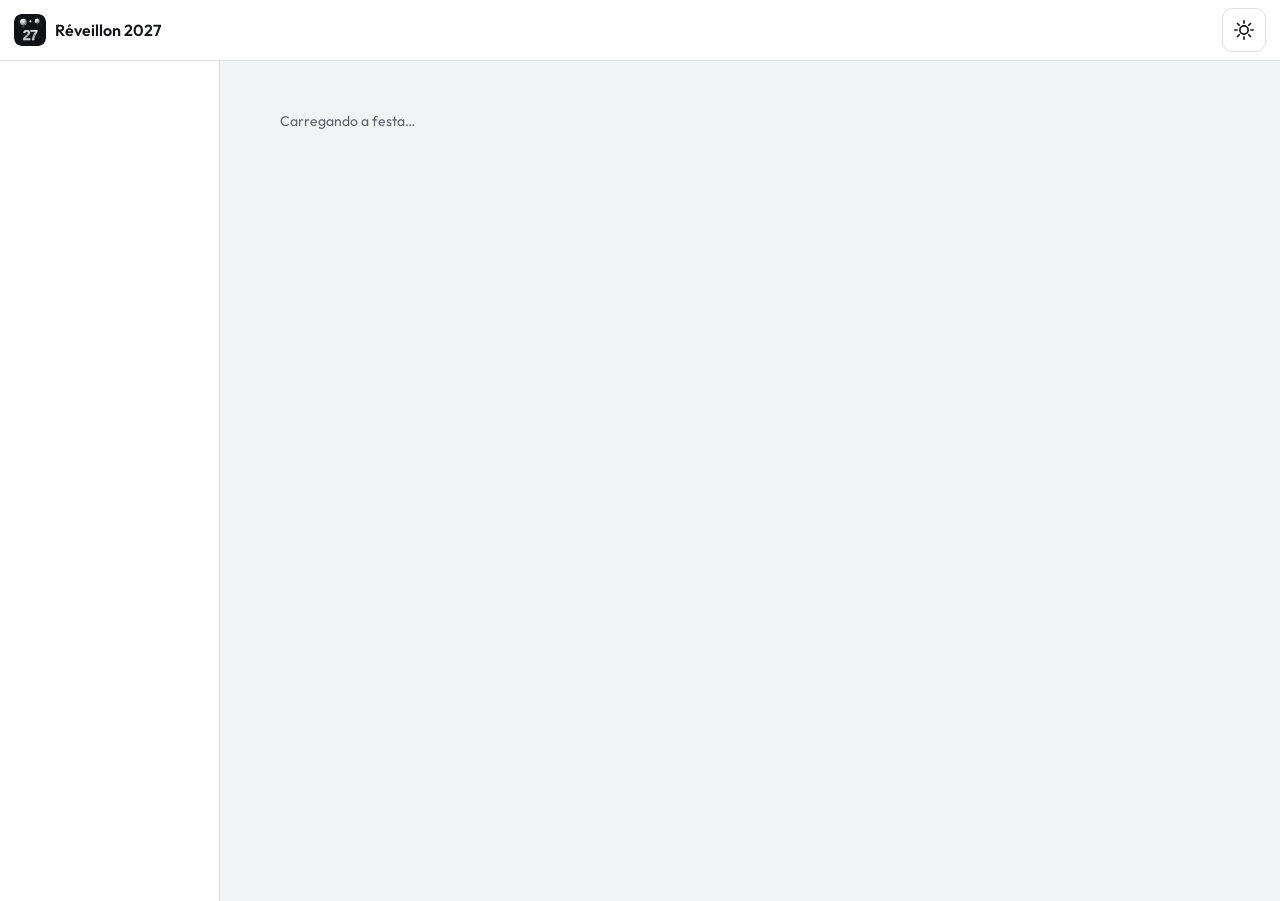
<file: index.html>
<!DOCTYPE html>
<html lang="pt-BR">
<head>
<meta charset="utf-8">
<meta name="viewport" content="width=device-width,initial-scale=1,viewport-fit=cover">
<title>Réveillon em Família 2027</title>
<meta name="description" content="Confirme presença, veja o cardápio e sua parte da festa de Ano Novo 2027.">
<meta name="theme-color" content="#f2f3f5">
<link rel="manifest" href="manifest.webmanifest">
<link rel="icon" href="icons/icon.svg" type="image/svg+xml">
<link rel="icon" href="icons/icon-192.png" sizes="192x192" type="image/png">
<link rel="apple-touch-icon" href="icons/apple-touch-icon.png">
<meta name="apple-mobile-web-app-capable" content="yes">
<meta name="apple-mobile-web-app-title" content="Réveillon 2027">
<link rel="preconnect" href="https://fonts.googleapis.com">
<link rel="preconnect" href="https://fonts.gstatic.com" crossorigin>
<link href="https://fonts.googleapis.com/css2?family=Allura&family=Outfit:wght@400;500;600;700&display=swap" rel="stylesheet">
<link rel="stylesheet" href="css/style.css">
<script>try{var t=JSON.parse(localStorage.getItem('rev27_tema'));if(t)document.documentElement.dataset.theme=t}catch(e){}</script>
</head>
<body>
<header class="top">
  <a class="brand" href="#inicio"><img src="icons/icon.svg" alt="" width="32" height="32"><span>Réveillon 2027</span></a>
  <span class="grow"></span>
  <button id="instalar" class="btn sm pri" type="button" hidden>Instalar app</button>
  <div id="modo" class="row"></div>
  <button id="tema" class="btn ghost icon" type="button" aria-label="Mudar tema">
    <svg class="sun" viewBox="0 0 24 24" aria-hidden="true"><circle cx="12" cy="12" r="4.5"/><path d="M12 2v2.5M12 19.5V22M2 12h2.5M19.5 12H22M4.9 4.9l1.8 1.8M17.3 17.3l1.8 1.8M4.9 19.1l1.8-1.8M17.3 6.7l1.8-1.8"/></svg>
    <svg class="moon" viewBox="0 0 24 24" aria-hidden="true"><path d="M20 14.5A8 8 0 1 1 9.5 4a6.5 6.5 0 0 0 10.5 10.5z"/></svg>
  </button>
</header>
<div class="app">
  <nav id="nav" aria-label="Seções"></nav>
  <main>
    <div id="banner" class="alert bad" hidden></div>
    <div id="view"><p class="mut pad">Carregando a festa…</p></div>
  </main>
</div>
<dialog id="dlg"><div id="dlg-body"></div></dialog>
<div id="toast" role="status" hidden><span id="toast-t"></span><button id="toast-b" type="button" hidden>Desfazer</button></div>
<script src="js/vendor/supabase.js"></script>
<script src="js/config.js"></script>
<script type="module" src="js/app.js"></script>
</body>
</html>
</file>
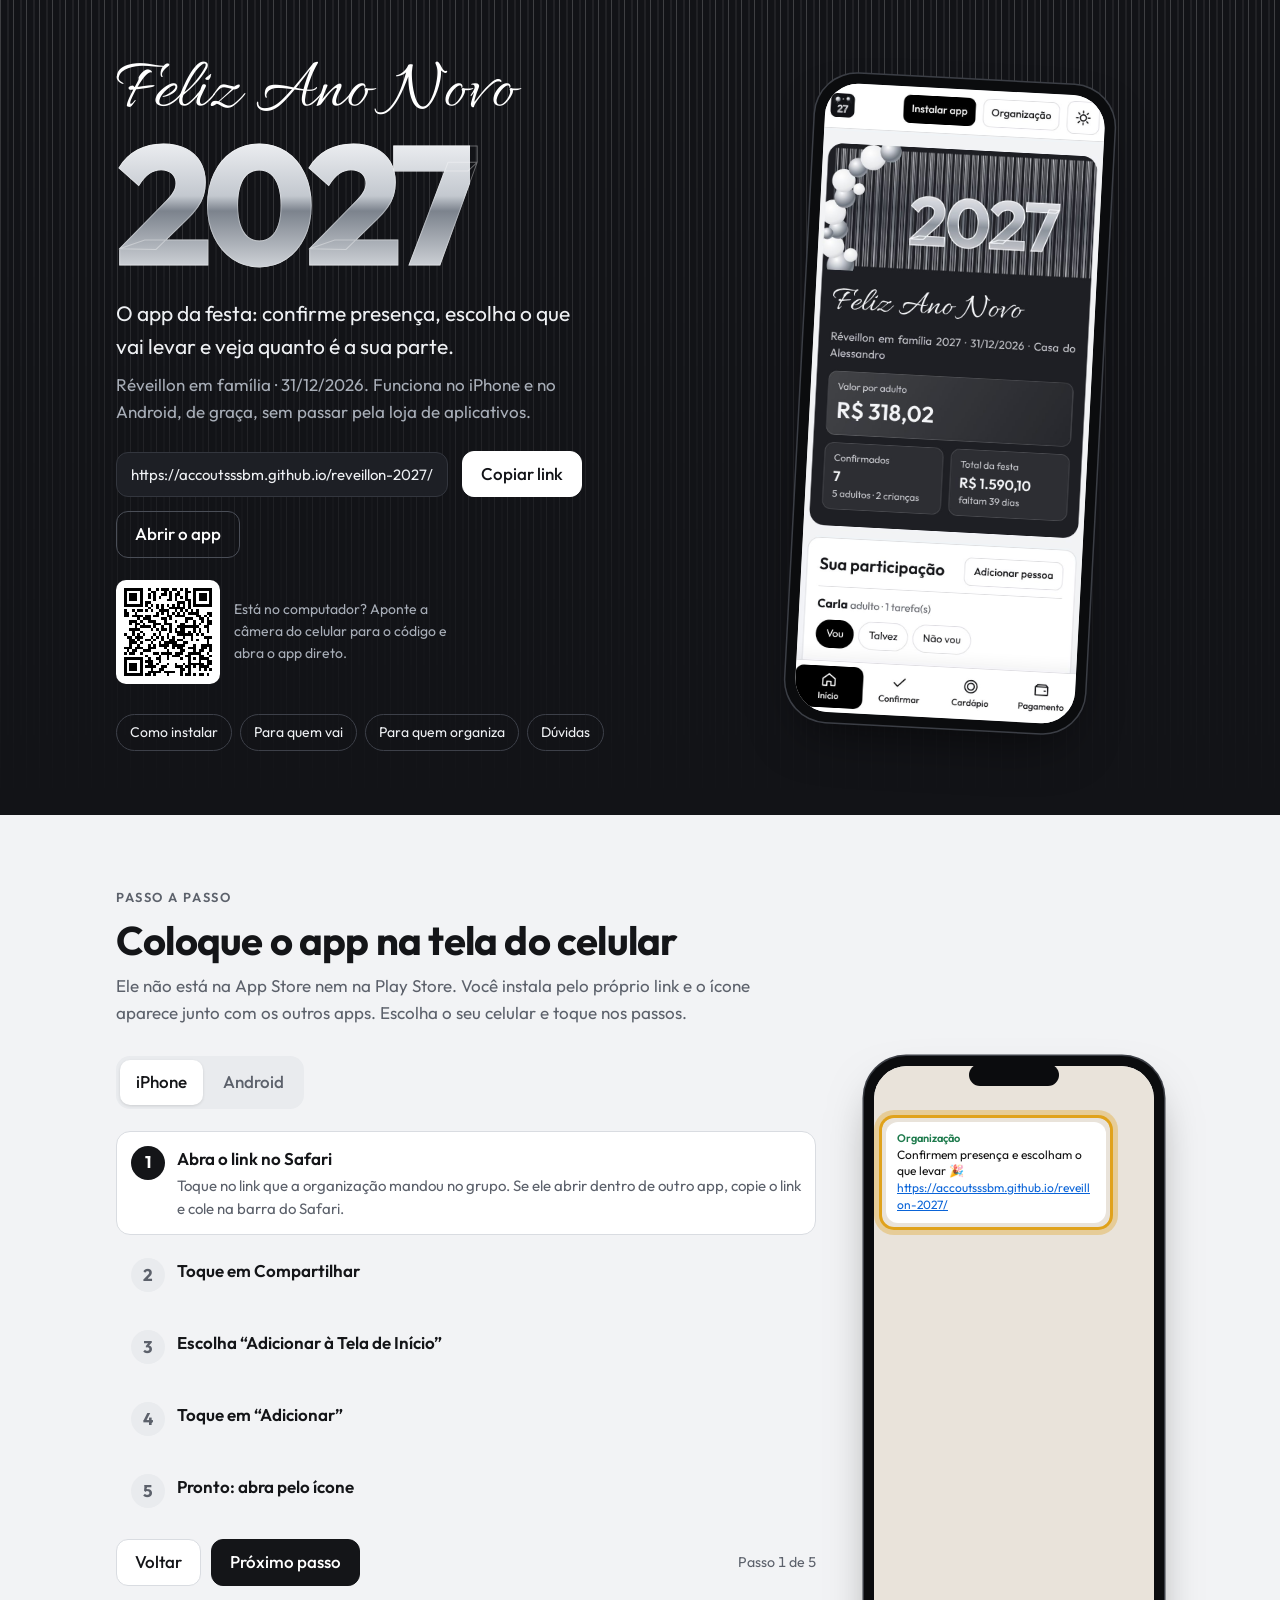
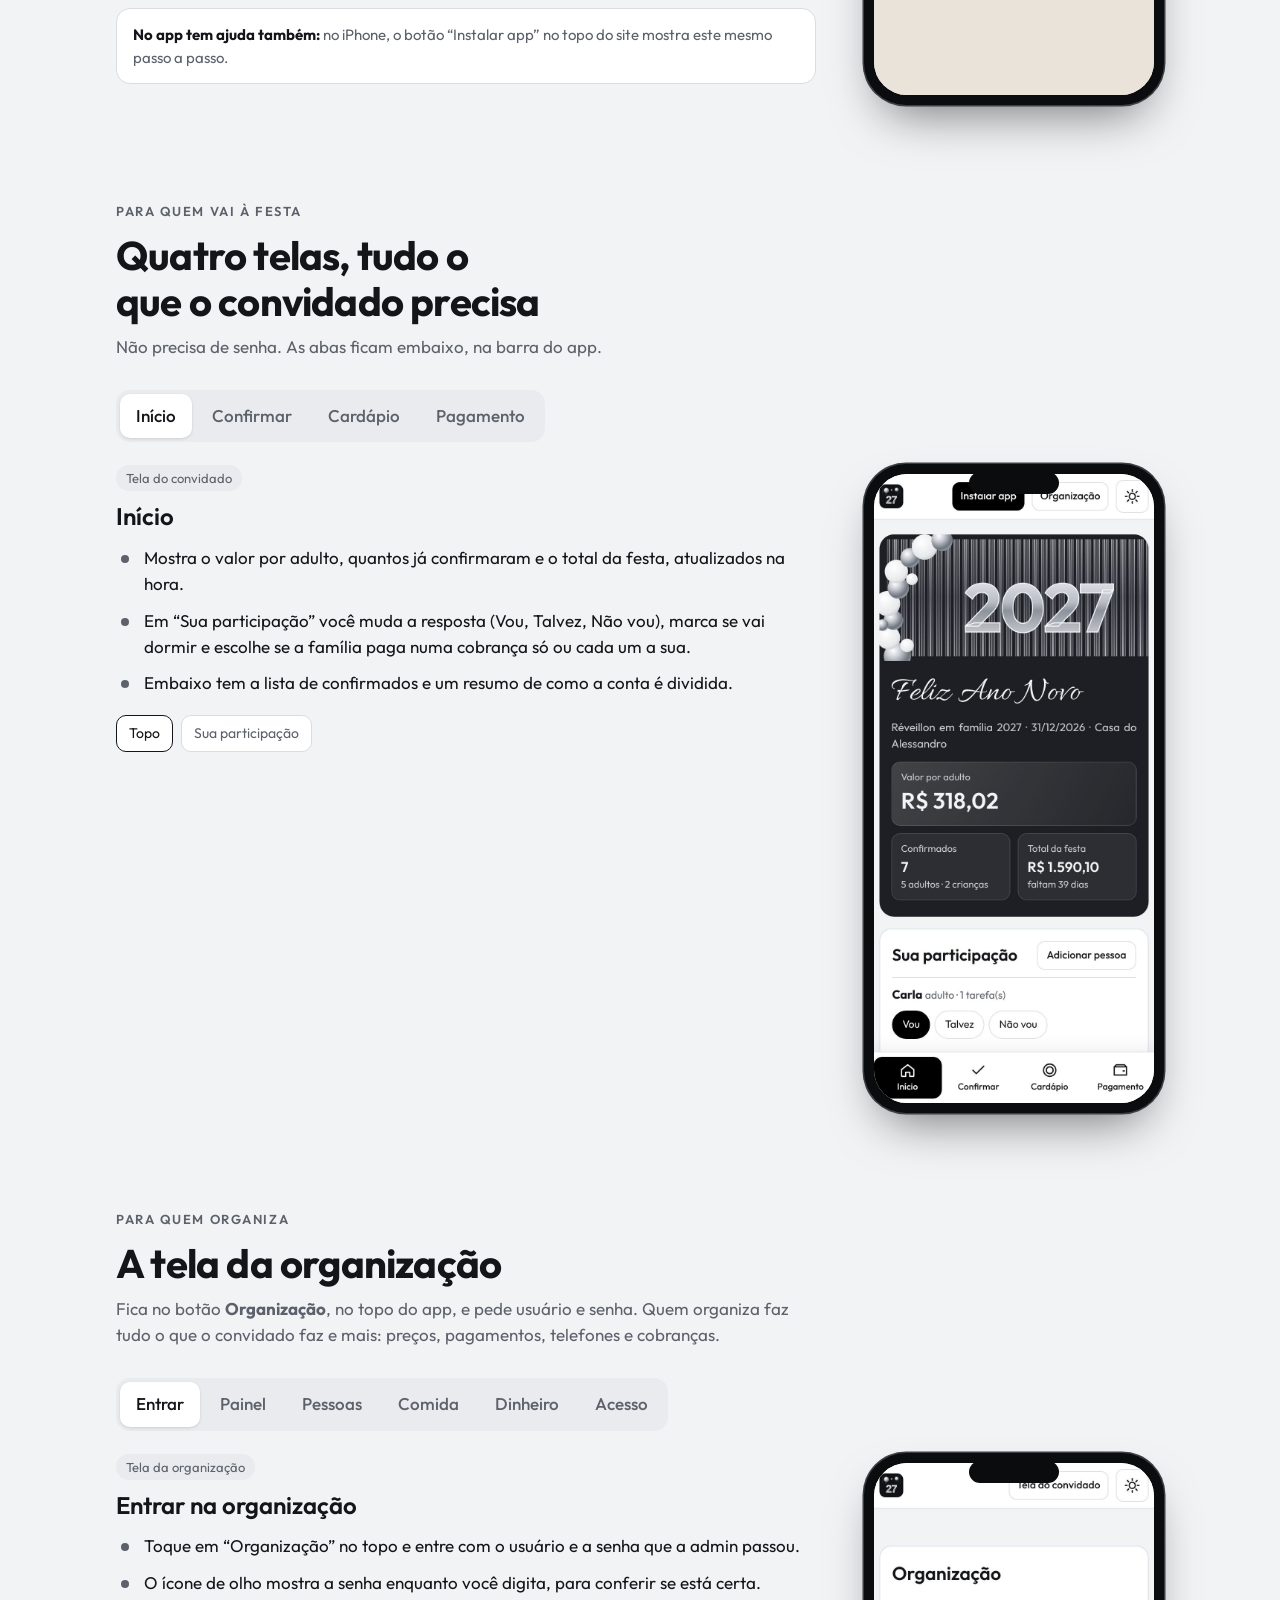
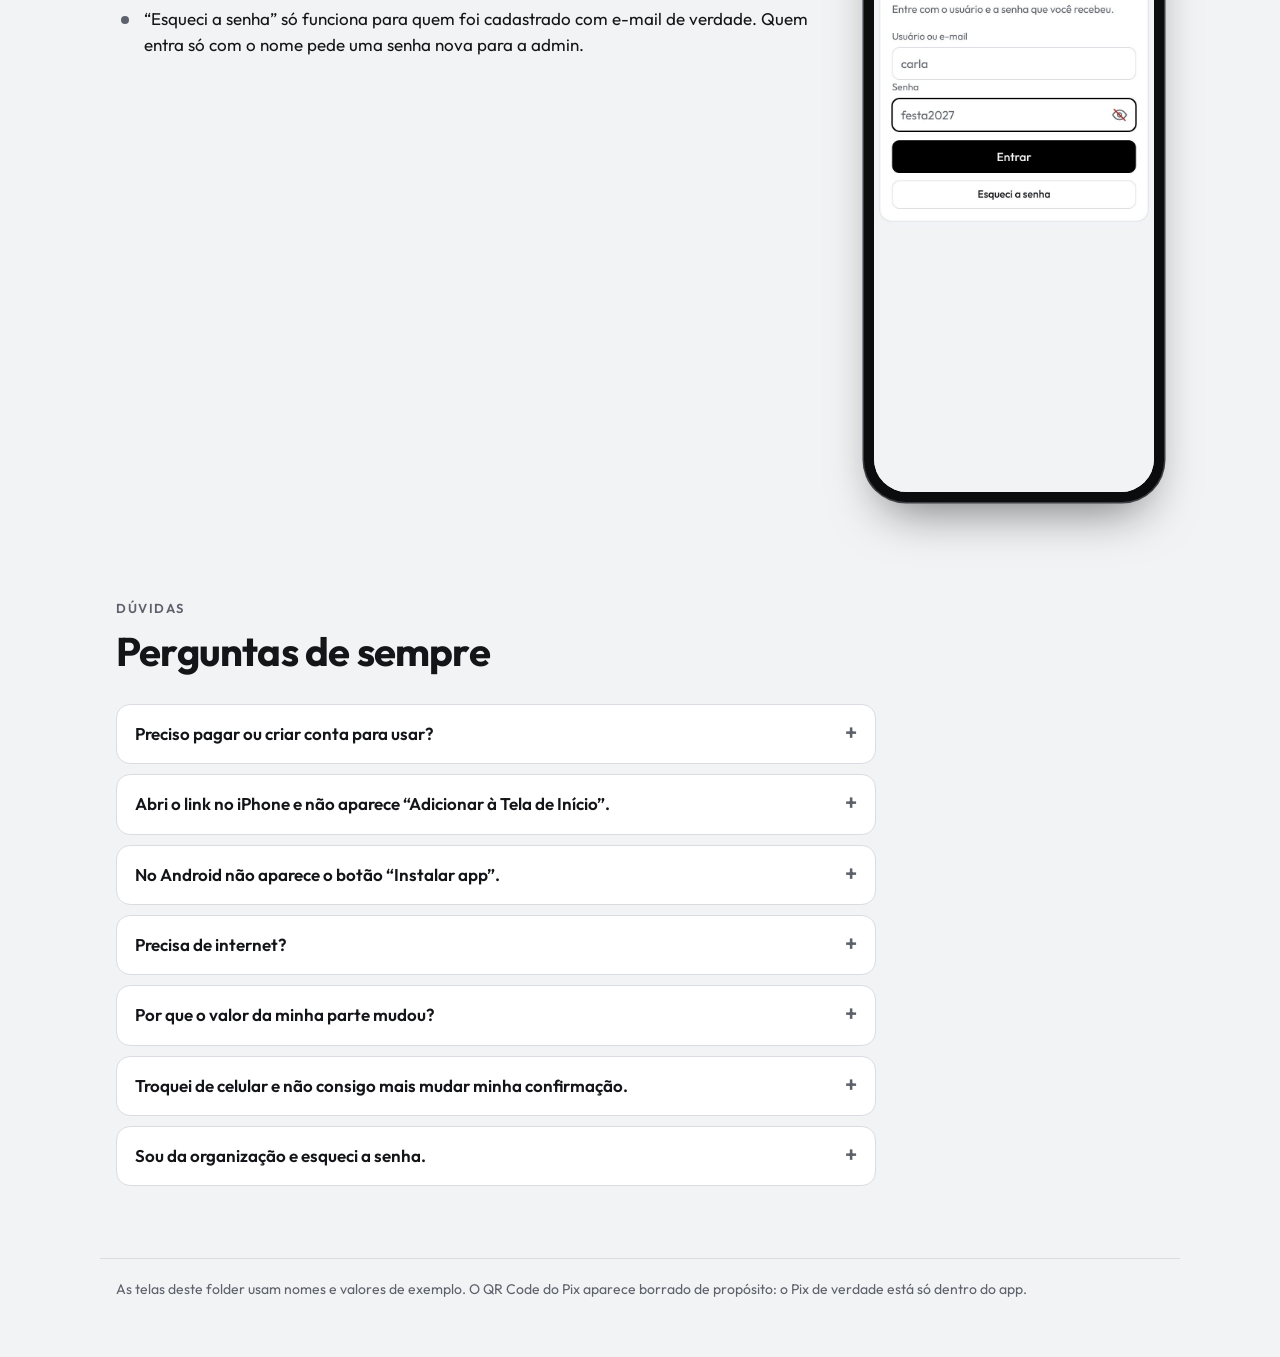
<file: folder/index.html>
<!doctype html>
<html lang="pt-BR">
<head>
<meta charset="utf-8">
<meta name="viewport" content="width=device-width,initial-scale=1,viewport-fit=cover">
<meta name="theme-color" content="#121317">
<link rel="icon" href="../icons/icon.svg" type="image/svg+xml">
<link rel="apple-touch-icon" href="../icons/apple-touch-icon.png">
<title>Folder Réveillon 2027</title>
<meta name="claude:viewport-fit-sides" content="cover">
<link rel="preconnect" href="https://fonts.googleapis.com">
<link rel="preconnect" href="https://fonts.gstatic.com" crossorigin>
<link href="https://fonts.googleapis.com/css2?family=Allura&family=Outfit:wght@400;500;600;700;800&display=swap" rel="stylesheet">
<style>
/* Layout: faixa escura de abertura (o mesmo "2027" prateado do app), depois seções em coluna:
   texto à esquerda e celular à direita; no telefone, tudo empilha. */
:root{
  --bg:#f2f3f5; --panel:#ffffff; --panel2:#e9ebee; --ink:#141518; --mut:#5c616b; --line:#d9dce1;
  --btn:#141518; --btn-ink:#ffffff; --ring:#e0a21b; --ok:#1d7a4c;
  --night:#121317; --night2:#1d1f25; --night-ink:#eef0f3; --night-mut:#a8aeb8;
  --silver:linear-gradient(180deg,#f7f8fa 0%,#c3c8cf 45%,#7c838d 55%,#dfe2e6 100%);
  --f-body:'Outfit',system-ui,-apple-system,'Segoe UI',sans-serif;
  --f-script:'Allura','Snell Roundhand','Brush Script MT',cursive;
}
@media (prefers-color-scheme: dark){:root:not([data-theme="light"]){
  --bg:#0f1013; --panel:#1a1c21; --panel2:#24272d; --ink:#eceef2; --mut:#a3a9b4; --line:#30343c;
  --btn:#eceef2; --btn-ink:#121317; --ring:#f2b93b; --ok:#5fcf95; color-scheme:dark }}
:root[data-theme="dark"]{
  --bg:#0f1013; --panel:#1a1c21; --panel2:#24272d; --ink:#eceef2; --mut:#a3a9b4; --line:#30343c;
  --btn:#eceef2; --btn-ink:#121317; --ring:#f2b93b; --ok:#5fcf95; color-scheme:dark }

*{box-sizing:border-box}
body{background:var(--bg);color:var(--ink);font-family:var(--f-body);font-size:17px;line-height:1.55;margin:0}
.wrap{max-width:1080px;margin:0 auto;padding-left:max(16px,env(safe-area-inset-left,0px));padding-right:max(16px,env(safe-area-inset-right,0px))}
h1,h2,h3{line-height:1.15;text-wrap:balance;margin:0}
h2{font-size:clamp(28px,4.4vw,40px);font-weight:700;letter-spacing:-.02em}
h3{font-size:20px;font-weight:600}
p{margin:0}
a{color:inherit}
.mut{color:var(--mut)}
.eyebrow{font-size:13px;font-weight:600;letter-spacing:.12em;text-transform:uppercase;color:var(--mut)}
button{font:inherit;color:inherit;cursor:pointer}
:focus-visible{outline:3px solid var(--ring);outline-offset:2px}
.btn{display:inline-flex;align-items:center;justify-content:center;gap:8px;min-height:44px;padding:9px 18px;border-radius:12px;border:1px solid var(--line);background:var(--panel);font-weight:500;text-decoration:none}
.btn.pri{background:var(--btn);color:var(--btn-ink);border-color:var(--btn)}

/* ---------- abertura ---------- */
.hero{background:var(--night);color:var(--night-ink);margin-top:calc(-1 * env(safe-area-inset-top,0px));padding-top:env(safe-area-inset-top,0px);position:relative;overflow:hidden}
.hero::before{content:"";position:absolute;inset:0;opacity:.35;pointer-events:none;
  background:repeating-linear-gradient(90deg,rgba(255,255,255,.55) 0 1px,transparent 1px 7px,rgba(255,255,255,.18) 7px 9px,transparent 9px 13px);
  -webkit-mask-image:linear-gradient(180deg,#000 0%,rgba(0,0,0,.35) 55%,transparent 100%);mask-image:linear-gradient(180deg,#000 0%,rgba(0,0,0,.35) 55%,transparent 100%)}
.hero .wrap{position:relative;display:grid;grid-template-columns:minmax(0,1.15fr) minmax(0,.85fr);gap:40px;align-items:center;padding-block:56px 64px}
.script{font-family:var(--f-script);font-size:clamp(44px,7vw,72px);line-height:1;color:#fff}
.n2027{display:inline-block;background-repeat:no-repeat;font-size:clamp(84px,15vw,168px);font-weight:800;letter-spacing:-.06em;line-height:.9;background:var(--silver);-webkit-background-clip:text;background-clip:text;color:transparent;-webkit-text-stroke:1px rgba(255,255,255,.35)}
.hero .lead{font-size:clamp(18px,2.2vw,21px);color:var(--night-ink);max-width:34ch;margin-top:18px}
.hero .sub{color:var(--night-mut);margin-top:10px;max-width:46ch}
.linkbox{margin-top:26px;display:flex;gap:14px;align-items:center;flex-wrap:wrap}
.url{font-size:15px;background:var(--night2);border:1px solid #33363e;border-radius:12px;padding:10px 14px;color:var(--night-ink);user-select:all;word-break:break-all;min-width:0}
.hero .btn{background:#fff;color:#121317;border-color:#fff}
.hero .btn.ghost{background:transparent;color:#fff;border-color:#4a4e57}
.qr{display:flex;gap:14px;align-items:center;margin-top:22px}
.qr svg{width:104px;height:104px;border-radius:10px;flex:none}
.qr p{font-size:14px;color:var(--night-mut);max-width:24ch}
.hero .phone{justify-self:center;transform:rotate(3deg)}
.jump{display:flex;gap:8px;flex-wrap:wrap;margin-top:30px}
.jump a{font-size:14px;padding:7px 13px;border-radius:999px;border:1px solid #3d4049;text-decoration:none;color:var(--night-ink)}
.jump a:hover{background:var(--night2)}

/* ---------- celular ---------- */
.phone{width:min(100%,300px);aspect-ratio:390/844;max-width:100%;border-radius:42px;padding:10px;background:#0b0c0e;box-shadow:0 0 0 1.5px #3b3e45,0 24px 50px -18px rgba(0,0,0,.55);position:relative;flex:none}
.screen{position:relative;width:100%;height:100%;border-radius:33px;overflow:hidden;background:#f2f3f5}
.screen img.shot{position:absolute;inset:0;width:100%;height:100%;object-fit:cover;object-position:top;transition:opacity .35s ease}
.notch{position:absolute;top:8px;left:50%;width:30%;height:22px;transform:translateX(-50%);background:#0b0c0e;border-radius:14px;z-index:5}

/* ---------- seções ---------- */
section.blk{padding-block:72px 24px}
.head{display:grid;gap:10px;max-width:62ch;margin-bottom:30px}
.two{display:grid;grid-template-columns:minmax(0,1fr) 300px;gap:48px;align-items:start}
.two>.phone{width:300px}
.two>div{min-width:0}

/* seletor iPhone / Android e abas */
.seg{display:inline-flex;padding:4px;border-radius:14px;background:var(--panel2);gap:4px;flex-wrap:wrap}
.seg button{border:0;background:transparent;padding:9px 16px;border-radius:10px;font-weight:500;color:var(--mut);min-height:40px}
.seg button[aria-selected="true"]{background:var(--panel);color:var(--ink);box-shadow:0 1px 3px rgba(0,0,0,.12)}

/* passos da instalação */
.steps{list-style:none;padding:0;margin:22px 0 0;display:grid;gap:8px;counter-reset:p}
.steps li button{width:100%;text-align:left;display:grid;grid-template-columns:34px minmax(0,1fr);gap:12px;align-items:start;padding:14px;border-radius:14px;border:1px solid transparent;background:transparent}
.steps li button::before{counter-increment:p;content:counter(p);width:34px;height:34px;border-radius:50%;display:grid;place-items:center;font-weight:700;background:var(--panel2);color:var(--mut)}
.steps li button[aria-current="step"]{background:var(--panel);border-color:var(--line)}
.steps li button[aria-current="step"]::before{background:var(--btn);color:var(--btn-ink)}
.steps b{display:block;font-weight:600}
.steps span{display:block;color:var(--mut);font-size:15px;margin-top:2px}
.steps li button:not([aria-current="step"]) span{display:none}
.nav{display:flex;gap:10px;margin-top:16px;align-items:center}
.nav .grow{flex:1}
.nav small{color:var(--mut);font-variant-numeric:tabular-nums}
.note{margin-top:22px;padding:14px 16px;border-radius:14px;background:var(--panel);border:1px solid var(--line);font-size:15px;color:var(--mut)}
.note b{color:var(--ink)}

/* desenhos do passo a passo (dentro do celular) */
.ill{position:absolute;inset:0;font-family:-apple-system,'Segoe UI',Roboto,var(--f-body);color:#111;font-size:12px}
.ill .site{position:absolute;left:0;right:0;bottom:0;background:#f2f3f5 url(img/g-inicio.jpg) top/100% auto no-repeat}
.ill .dim{position:absolute;inset:0;background:rgba(0,0,0,.38)}
.hl{position:absolute;border-radius:12px;box-shadow:0 0 0 3px var(--ring),0 0 0 8px color-mix(in srgb,var(--ring) 35%,transparent);animation:pulse 1.6s ease-in-out infinite;pointer-events:none}
@keyframes pulse{50%{box-shadow:0 0 0 3px var(--ring),0 0 0 13px color-mix(in srgb,var(--ring) 0%,transparent)}}
@media (prefers-reduced-motion:reduce){.hl{animation:none}.screen img.shot{transition:none}}
.sbar{position:absolute;left:0;right:0;bottom:0;height:13%;background:#f7f7f8;border-top:1px solid #d6d6da;display:flex;flex-direction:column;justify-content:flex-start;padding:7px 10px 0;gap:7px}
.sbar .addr{height:30px;border-radius:10px;background:#e6e6ea;display:flex;align-items:center;justify-content:center;font-size:11px;color:#333}
.sbar .icons{display:flex;justify-content:space-around;align-items:center;color:#1a73e8}
.sbar svg,.cbar svg{width:20px;height:20px;fill:none;stroke:currentColor;stroke-width:1.8;stroke-linecap:round;stroke-linejoin:round}
.cbar{position:absolute;left:0;right:0;top:0;height:11%;background:#fff;border-bottom:1px solid #ddd;display:flex;align-items:flex-end;gap:8px;padding:0 10px 8px;color:#444}
.cbar .addr{flex:1;height:30px;border-radius:15px;background:#eef0f3;display:flex;align-items:center;padding:0 12px;font-size:11px;color:#333;min-width:0;overflow:hidden;white-space:nowrap}
.sheet{position:absolute;left:6px;right:6px;bottom:6px;background:#f2f2f5;border-radius:18px;padding:10px;display:grid;gap:6px}
.sheet .row{background:#fff;border-radius:11px;padding:10px 12px;display:flex;justify-content:space-between;align-items:center;font-size:12.5px;position:relative}
.sheet .row i{font-style:normal;color:#666}
.sheet .grab{width:36px;height:4px;border-radius:2px;background:#c7c7cc;margin:0 auto 4px}
.modal{position:absolute;left:0;right:0;top:0;bottom:0;background:#f2f2f5;padding:44px 12px 12px;display:grid;align-content:start;gap:14px}
.modal .top{display:flex;justify-content:space-between;align-items:center;font-size:12.5px;position:relative}
.modal .top a{color:#0a64d8;text-decoration:none}
.modal .card{background:#fff;border-radius:12px;padding:12px;display:flex;gap:12px;align-items:center}
.modal .card img{width:48px;height:48px;border-radius:11px}
.dlg{position:absolute;left:10%;right:10%;top:34%;background:#fff;border-radius:22px;padding:18px;display:grid;gap:12px;box-shadow:0 14px 40px rgba(0,0,0,.3)}
.dlg .app{display:flex;gap:10px;align-items:center}
.dlg .app img{width:40px;height:40px;border-radius:10px}
.dlg .acts{display:flex;justify-content:flex-end;gap:16px;font-weight:600;color:#1a73e8;position:relative}
.dlg .acts>span{position:relative;padding:4px 6px}
.home{position:absolute;inset:0;background:radial-gradient(120% 70% at 20% 10%,#3b4a6b 0%,#202636 55%,#14161c 100%);padding:52px 14px 14px;display:grid;grid-template-columns:repeat(4,1fr);gap:16px 10px;align-content:start}
.home div{display:grid;justify-items:center;gap:4px;font-size:9.5px;color:#fff;text-align:center;position:relative}
.home div i{display:block;width:100%;aspect-ratio:1;border-radius:22%;background:rgba(255,255,255,.18)}
.home div img{width:100%;aspect-ratio:1;border-radius:22%}
.home .hl{inset:-6px -6px 12px -6px;border-radius:16px}
.chat{position:absolute;inset:0;background:#e9e3da;padding:56px 12px 12px;display:grid;align-content:start;gap:10px}
.chat .b{background:#fff;border-radius:12px;padding:9px 11px;max-width:86%;font-size:12px;line-height:1.4;position:relative}
.chat .b a{color:#0a64d8;word-break:break-all;text-decoration:underline}
.chat .who{font-weight:600;color:#1d7a4c;font-size:11px}

/* tour pelas telas */
.tabs{margin-bottom:22px}
.tour h3{font-size:24px}
.tour ul{margin:14px 0 0;padding:0;list-style:none;display:grid;gap:10px}
.tour li{display:grid;grid-template-columns:18px minmax(0,1fr);gap:10px}
.tour li::before{content:"";width:8px;height:8px;border-radius:50%;background:var(--mut);margin-top:10px;justify-self:center}
.thumbs{display:flex;gap:8px;margin-top:18px;flex-wrap:wrap}
.thumbs button{border:1px solid var(--line);background:var(--panel);border-radius:10px;padding:7px 12px;font-size:14px;color:var(--mut)}
.thumbs button[aria-pressed="true"]{border-color:var(--ink);color:var(--ink)}
.who-tag{display:inline-block;font-size:13px;padding:3px 10px;border-radius:999px;background:var(--panel2);color:var(--mut);margin-bottom:12px}

/* dúvidas */
.faq{display:grid;gap:10px;max-width:760px}
.faq details{background:var(--panel);border:1px solid var(--line);border-radius:14px;padding:4px 18px}
.faq summary{cursor:pointer;font-weight:600;padding:12px 0;list-style:none;display:flex;justify-content:space-between;gap:12px}
.faq summary::-webkit-details-marker{display:none}
.faq summary::after{content:"+";font-size:22px;line-height:1;color:var(--mut)}
.faq details[open] summary::after{content:"–"}
.faq details p{padding:0 0 14px;color:var(--mut)}
footer{padding-block:48px 56px;color:var(--mut);font-size:14px}
footer .wrap{border-top:1px solid var(--line);padding-top:20px}

@media (max-width:820px){
  .hero .wrap{grid-template-columns:minmax(0,1fr);gap:34px;padding-block:40px 48px}
  .hero .phone{width:min(100%,250px);transform:none}
  .two{grid-template-columns:minmax(0,1fr);gap:28px}
  .two .phone{justify-self:center;width:min(100%,280px)}
  section.blk{padding-block:52px 12px}
}

/* ---------- versão para imprimir / PDF: tudo aberto, sem cliques ---------- */
.print-only{display:none}
@page{size:A4;margin:11mm 10mm}
@media print{
  :root,:root[data-theme="dark"],:root:not([data-theme="light"]){
    --bg:#ffffff; --panel:#ffffff; --panel2:#eef0f2; --ink:#141518; --mut:#555a63; --line:#d9dce1;
    --btn:#141518; --btn-ink:#ffffff; --ring:#e0a21b; color-scheme:light }
  body{font-size:12.5px;-webkit-print-color-adjust:exact;print-color-adjust:exact}
  #instalar,#convidados,#organizacao,.jump,#copiar,.linkbox .btn{display:none!important}
  .print-only{display:block}
  .hero{min-height:274mm;display:flex;align-items:center}
  .hero .wrap{width:100%;grid-template-columns:minmax(0,1.25fr) minmax(0,.75fr);gap:24px;padding-block:30px 34px}
  .hero .phone{width:220px;transform:rotate(3deg)}
  .hero .lead{font-size:17px}
  .wrap{padding-left:6mm;padding-right:6mm}
  .pv{break-before:page;padding-block:4px 0}
  .pv h2{font-size:26px;margin:6px 0 6px}
  .pv>.wrap>.mut{max-width:70ch;margin-bottom:10px}
  .ph{font-size:17px;margin:14px 0 10px}
  .pgrid{display:grid;grid-template-columns:repeat(3,minmax(0,1fr));gap:18px 16px}
  .pgrid.and{grid-template-columns:repeat(4,minmax(0,1fr))}
  .pstep{break-inside:avoid;display:grid;gap:5px;align-content:start}
  .pstep .phone{width:280px;max-width:none;zoom:.52;box-shadow:0 0 0 1.5px #3b3e45}
  .pstep p{font-size:12px;line-height:1.4}
  .pstep .hl{animation:none}
  .pv .note{margin-top:14px;font-size:12px}
  .ptour{display:grid;grid-template-columns:minmax(0,1fr) auto;gap:18px;align-items:start;break-inside:avoid;padding-block:12px;border-top:1px solid var(--line)}
  .ptour h3{font-size:17px}
  .ptour ul{margin-top:8px;gap:6px}
  .ptour li{font-size:12px;line-height:1.45}
  .ptour li::before{margin-top:6px}
  .pshots{display:flex;gap:10px}
  .pshots figure{margin:0;display:grid;gap:4px;justify-items:center}
  .pshots .phone{width:128px;border-radius:20px;padding:5px;box-shadow:0 0 0 1px #3b3e45}
  .pshots .screen{border-radius:16px}
  .pshots figcaption{font-size:10px;color:var(--mut)}
  #duvidas{break-before:page;padding-block:4px 0}
  #duvidas h2{font-size:26px}
  .faq details{break-inside:avoid;padding:2px 14px}
  .faq summary{padding:9px 0}
  .faq summary::after,.faq details[open] summary::after{content:none}
  .faq details p{padding-bottom:10px;font-size:12px}
  footer{padding-block:18px 0}
}
</style>
<script>try{var t=JSON.parse(localStorage.getItem('rev27_tema'));if(t)document.documentElement.dataset.theme=t}catch(e){}</script>

<header class="hero">
  <div class="wrap">
    <div>
      <div class="script">Feliz Ano Novo</div>
      <div class="n2027" aria-label="2027">2027</div>
      <p class="lead">O app da festa: confirme presença, escolha o que vai levar e veja quanto é a sua parte.</p>
      <p class="sub">Réveillon em família · 31/12/2026. Funciona no iPhone e no Android, de graça, sem passar pela loja de aplicativos.</p>
      <div class="linkbox">
        <span class="url" id="url">https://accoutsssbm.github.io/reveillon-2027/</span>
        <button class="btn" id="copiar" type="button">Copiar link</button>
        <a class="btn ghost" href="https://accoutsssbm.github.io/reveillon-2027/" target="_blank" rel="noopener">Abrir o app</a>
      </div>
      <div class="qr">
        <svg viewBox="0 0 39 39" role="img" aria-label="QR Code do link do app" shape-rendering="crispEdges"></svg>
        <p>Está no computador? Aponte a câmera do celular para o código e abra o app direto.</p>
      </div>
      <nav class="jump" aria-label="Partes do folder">
        <a href="#instalar">Como instalar</a><a href="#convidados">Para quem vai</a><a href="#organizacao">Para quem organiza</a><a href="#duvidas">Dúvidas</a>
      </nav>
    </div>
    <div class="phone" aria-hidden="true"><div class="screen"><img class="shot" src="img/g-inicio.jpg" alt=""></div></div>
  </div>
</header>

<main>
<!-- ================= INSTALAR ================= -->
<section class="blk" id="instalar">
  <div class="wrap">
    <div class="head">
      <span class="eyebrow">Passo a passo</span>
      <h2>Coloque o app na tela do celular</h2>
      <p class="mut">Ele não está na App Store nem na Play Store. Você instala pelo próprio link e o ícone aparece junto com os outros apps. Escolha o seu celular e toque nos passos.</p>
    </div>
    <div class="two">
      <div>
        <div class="seg" role="tablist" aria-label="Tipo de celular">
          <button role="tab" id="t-ios" aria-selected="true" data-os="ios">iPhone</button>
          <button role="tab" id="t-and" aria-selected="false" data-os="and">Android</button>
        </div>
        <ol class="steps" id="steps"></ol>
        <div class="nav">
          <button class="btn" id="ant" type="button">Voltar</button>
          <button class="btn pri" id="prox" type="button">Próximo passo</button>
          <span class="grow"></span><small id="cont"></small>
        </div>
        <p class="note" id="nota"></p>
      </div>
      <div class="phone" aria-hidden="true"><div class="notch"></div><div class="screen" id="ill"></div></div>
    </div>
  </div>
</section>

<!-- ================= CONVIDADOS ================= -->
<section class="blk" id="convidados">
  <div class="wrap">
    <div class="head">
      <span class="eyebrow">Para quem vai à festa</span>
      <h2>Quatro telas, tudo o que o convidado precisa</h2>
      <p class="mut">Não precisa de senha. As abas ficam embaixo, na barra do app.</p>
    </div>
    <div class="seg tabs" role="tablist" aria-label="Telas do convidado" data-tour="g"></div>
    <div class="two">
      <div class="tour" id="g-txt"></div>
      <div class="phone"><div class="notch"></div><div class="screen"><img class="shot" id="g-img" src="img/g-inicio.jpg" alt=""></div></div>
    </div>
  </div>
</section>

<!-- ================= ORGANIZAÇÃO ================= -->
<section class="blk" id="organizacao">
  <div class="wrap">
    <div class="head">
      <span class="eyebrow">Para quem organiza</span>
      <h2>A tela da organização</h2>
      <p class="mut">Fica no botão <b>Organização</b>, no topo do app, e pede usuário e senha. Quem organiza faz tudo o que o convidado faz e mais: preços, pagamentos, telefones e cobranças.</p>
    </div>
    <div class="seg tabs" role="tablist" aria-label="Telas da organização" data-tour="o"></div>
    <div class="two">
      <div class="tour" id="o-txt"></div>
      <div class="phone"><div class="notch"></div><div class="screen"><img class="shot" id="o-img" src="img/o-login.jpg" alt=""></div></div>
    </div>
  </div>
</section>

<!-- ================= DÚVIDAS ================= -->
<section class="blk" id="duvidas">
  <div class="wrap">
    <div class="head"><span class="eyebrow">Dúvidas</span><h2>Perguntas de sempre</h2></div>
    <div class="faq">
      <details><summary>Preciso pagar ou criar conta para usar?</summary><p>Não. O app é gratuito e o convidado não precisa de senha. Só quem organiza entra com usuário e senha.</p></details>
      <details><summary>Abri o link no iPhone e não aparece “Adicionar à Tela de Início”.</summary><p>O link precisa estar aberto no Safari. Se ele abriu dentro de outro app, como Instagram ou Facebook, procure a opção de abrir no navegador, ou copie o link e cole na barra do Safari. Na lista do Compartilhar, role até o fim; se a opção não estiver lá, toque em “Editar Ações” e ative.</p></details>
      <details><summary>No Android não aparece o botão “Instalar app”.</summary><p>Abra o link no Chrome e toque no menu ⋮ (três pontinhos, no canto de cima). Escolha “Instalar app” ou “Adicionar à tela inicial”.</p></details>
      <details><summary>Precisa de internet?</summary><p>Sim. As confirmações, o cardápio e os valores ficam guardados num servidor e são iguais para todo mundo, então o app precisa de internet para mostrar e salvar.</p></details>
      <details><summary>Por que o valor da minha parte mudou?</summary><p>O total da festa é dividido pelos adultos confirmados. Quando alguém confirma ou desiste, ou quando a organização troca um preço estimado pelo preço real, o valor de cada um é recalculado. Quem compra um prato ou material para a festa tem esse gasto descontado da sua parte.</p></details>
      <details><summary>Troquei de celular e não consigo mais mudar minha confirmação.</summary><p>O celular onde você confirmou guarda uma permissão para alterar a sua participação. Em outro aparelho, peça para alguém da organização fazer a mudança na tela Pessoas.</p></details>
      <details><summary>Sou da organização e esqueci a senha.</summary><p>Peça para a admin principal: em Painel › Acesso › Organizadores, ela toca em “Nova senha” e define uma senha para você. Depois você troca em “Mudar minha senha”.</p></details>
    </div>
  </div>
</section>
</main>

<footer><div class="wrap">As telas deste folder usam nomes e valores de exemplo. O QR Code do Pix aparece borrado de propósito: o Pix de verdade está só dentro do app.</div></footer>

<script>
(function(){
  // QR do link do app (gerado pelo mesmo gerador de QR que o app usa no Pix)
  var QR = 'M3 3h1v1h-1zM4 3h1v1h-1zM5 3h1v1h-1zM6 3h1v1h-1zM7 3h1v1h-1zM8 3h1v1h-1zM9 3h1v1h-1zM12 3h1v1h-1zM15 3h1v1h-1zM17 3h1v1h-1zM18 3h1v1h-1zM19 3h1v1h-1zM21 3h1v1h-1zM22 3h1v1h-1zM24 3h1v1h-1zM26 3h1v1h-1zM29 3h1v1h-1zM30 3h1v1h-1zM31 3h1v1h-1zM32 3h1v1h-1zM33 3h1v1h-1zM34 3h1v1h-1zM35 3h1v1h-1zM3 4h1v1h-1zM9 4h1v1h-1zM13 4h1v1h-1zM14 4h1v1h-1zM18 4h1v1h-1zM20 4h1v1h-1zM23 4h1v1h-1zM26 4h1v1h-1zM27 4h1v1h-1zM29 4h1v1h-1zM35 4h1v1h-1zM3 5h1v1h-1zM5 5h1v1h-1zM6 5h1v1h-1zM7 5h1v1h-1zM9 5h1v1h-1zM12 5h1v1h-1zM14 5h1v1h-1zM17 5h1v1h-1zM18 5h1v1h-1zM20 5h1v1h-1zM22 5h1v1h-1zM23 5h1v1h-1zM26 5h1v1h-1zM29 5h1v1h-1zM31 5h1v1h-1zM32 5h1v1h-1zM33 5h1v1h-1zM35 5h1v1h-1zM3 6h1v1h-1zM5 6h1v1h-1zM6 6h1v1h-1zM7 6h1v1h-1zM9 6h1v1h-1zM12 6h1v1h-1zM14 6h1v1h-1zM16 6h1v1h-1zM20 6h1v1h-1zM22 6h1v1h-1zM24 6h1v1h-1zM26 6h1v1h-1zM29 6h1v1h-1zM31 6h1v1h-1zM32 6h1v1h-1zM33 6h1v1h-1zM35 6h1v1h-1zM3 7h1v1h-1zM5 7h1v1h-1zM6 7h1v1h-1zM7 7h1v1h-1zM9 7h1v1h-1zM14 7h1v1h-1zM19 7h1v1h-1zM20 7h1v1h-1zM22 7h1v1h-1zM26 7h1v1h-1zM27 7h1v1h-1zM29 7h1v1h-1zM31 7h1v1h-1zM32 7h1v1h-1zM33 7h1v1h-1zM35 7h1v1h-1zM3 8h1v1h-1zM9 8h1v1h-1zM11 8h1v1h-1zM12 8h1v1h-1zM23 8h1v1h-1zM24 8h1v1h-1zM25 8h1v1h-1zM27 8h1v1h-1zM29 8h1v1h-1zM35 8h1v1h-1zM3 9h1v1h-1zM4 9h1v1h-1zM5 9h1v1h-1zM6 9h1v1h-1zM7 9h1v1h-1zM8 9h1v1h-1zM9 9h1v1h-1zM11 9h1v1h-1zM13 9h1v1h-1zM15 9h1v1h-1zM17 9h1v1h-1zM19 9h1v1h-1zM21 9h1v1h-1zM23 9h1v1h-1zM25 9h1v1h-1zM27 9h1v1h-1zM29 9h1v1h-1zM30 9h1v1h-1zM31 9h1v1h-1zM32 9h1v1h-1zM33 9h1v1h-1zM34 9h1v1h-1zM35 9h1v1h-1zM12 10h1v1h-1zM15 10h1v1h-1zM17 10h1v1h-1zM20 10h1v1h-1zM21 10h1v1h-1zM22 10h1v1h-1zM23 10h1v1h-1zM24 10h1v1h-1zM25 10h1v1h-1zM27 10h1v1h-1zM3 11h1v1h-1zM6 11h1v1h-1zM8 11h1v1h-1zM9 11h1v1h-1zM11 11h1v1h-1zM13 11h1v1h-1zM16 11h1v1h-1zM17 11h1v1h-1zM18 11h1v1h-1zM19 11h1v1h-1zM22 11h1v1h-1zM24 11h1v1h-1zM26 11h1v1h-1zM28 11h1v1h-1zM30 11h1v1h-1zM3 12h1v1h-1zM4 12h1v1h-1zM7 12h1v1h-1zM15 12h1v1h-1zM17 12h1v1h-1zM19 12h1v1h-1zM21 12h1v1h-1zM23 12h1v1h-1zM25 12h1v1h-1zM27 12h1v1h-1zM28 12h1v1h-1zM29 12h1v1h-1zM30 12h1v1h-1zM34 12h1v1h-1zM35 12h1v1h-1zM3 13h1v1h-1zM4 13h1v1h-1zM6 13h1v1h-1zM7 13h1v1h-1zM8 13h1v1h-1zM9 13h1v1h-1zM11 13h1v1h-1zM12 13h1v1h-1zM14 13h1v1h-1zM15 13h1v1h-1zM19 13h1v1h-1zM20 13h1v1h-1zM22 13h1v1h-1zM23 13h1v1h-1zM24 13h1v1h-1zM25 13h1v1h-1zM30 13h1v1h-1zM31 13h1v1h-1zM33 13h1v1h-1zM35 13h1v1h-1zM8 14h1v1h-1zM10 14h1v1h-1zM11 14h1v1h-1zM12 14h1v1h-1zM17 14h1v1h-1zM18 14h1v1h-1zM20 14h1v1h-1zM26 14h1v1h-1zM27 14h1v1h-1zM28 14h1v1h-1zM31 14h1v1h-1zM32 14h1v1h-1zM34 14h1v1h-1zM5 15h1v1h-1zM6 15h1v1h-1zM7 15h1v1h-1zM9 15h1v1h-1zM12 15h1v1h-1zM13 15h1v1h-1zM14 15h1v1h-1zM18 15h1v1h-1zM22 15h1v1h-1zM26 15h1v1h-1zM29 15h1v1h-1zM32 15h1v1h-1zM34 15h1v1h-1zM35 15h1v1h-1zM5 16h1v1h-1zM7 16h1v1h-1zM8 16h1v1h-1zM10 16h1v1h-1zM14 16h1v1h-1zM15 16h1v1h-1zM16 16h1v1h-1zM18 16h1v1h-1zM19 16h1v1h-1zM20 16h1v1h-1zM24 16h1v1h-1zM25 16h1v1h-1zM29 16h1v1h-1zM31 16h1v1h-1zM34 16h1v1h-1zM35 16h1v1h-1zM7 17h1v1h-1zM9 17h1v1h-1zM10 17h1v1h-1zM11 17h1v1h-1zM12 17h1v1h-1zM14 17h1v1h-1zM17 17h1v1h-1zM20 17h1v1h-1zM23 17h1v1h-1zM24 17h1v1h-1zM25 17h1v1h-1zM26 17h1v1h-1zM27 17h1v1h-1zM28 17h1v1h-1zM29 17h1v1h-1zM30 17h1v1h-1zM33 17h1v1h-1zM34 17h1v1h-1zM5 18h1v1h-1zM6 18h1v1h-1zM7 18h1v1h-1zM8 18h1v1h-1zM13 18h1v1h-1zM15 18h1v1h-1zM17 18h1v1h-1zM18 18h1v1h-1zM20 18h1v1h-1zM22 18h1v1h-1zM24 18h1v1h-1zM25 18h1v1h-1zM29 18h1v1h-1zM31 18h1v1h-1zM34 18h1v1h-1zM6 19h1v1h-1zM9 19h1v1h-1zM16 19h1v1h-1zM20 19h1v1h-1zM22 19h1v1h-1zM23 19h1v1h-1zM24 19h1v1h-1zM25 19h1v1h-1zM27 19h1v1h-1zM29 19h1v1h-1zM31 19h1v1h-1zM34 19h1v1h-1zM3 20h1v1h-1zM6 20h1v1h-1zM8 20h1v1h-1zM10 20h1v1h-1zM14 20h1v1h-1zM16 20h1v1h-1zM19 20h1v1h-1zM23 20h1v1h-1zM24 20h1v1h-1zM25 20h1v1h-1zM26 20h1v1h-1zM27 20h1v1h-1zM28 20h1v1h-1zM30 20h1v1h-1zM32 20h1v1h-1zM4 21h1v1h-1zM5 21h1v1h-1zM7 21h1v1h-1zM8 21h1v1h-1zM9 21h1v1h-1zM13 21h1v1h-1zM15 21h1v1h-1zM17 21h1v1h-1zM19 21h1v1h-1zM21 21h1v1h-1zM25 21h1v1h-1zM28 21h1v1h-1zM33 21h1v1h-1zM34 21h1v1h-1zM35 21h1v1h-1zM5 22h1v1h-1zM6 22h1v1h-1zM8 22h1v1h-1zM11 22h1v1h-1zM12 22h1v1h-1zM14 22h1v1h-1zM17 22h1v1h-1zM20 22h1v1h-1zM21 22h1v1h-1zM23 22h1v1h-1zM24 22h1v1h-1zM28 22h1v1h-1zM30 22h1v1h-1zM34 22h1v1h-1zM5 23h1v1h-1zM6 23h1v1h-1zM7 23h1v1h-1zM9 23h1v1h-1zM13 23h1v1h-1zM16 23h1v1h-1zM18 23h1v1h-1zM19 23h1v1h-1zM20 23h1v1h-1zM21 23h1v1h-1zM22 23h1v1h-1zM25 23h1v1h-1zM26 23h1v1h-1zM34 23h1v1h-1zM5 24h1v1h-1zM8 24h1v1h-1zM12 24h1v1h-1zM14 24h1v1h-1zM16 24h1v1h-1zM17 24h1v1h-1zM18 24h1v1h-1zM19 24h1v1h-1zM21 24h1v1h-1zM22 24h1v1h-1zM23 24h1v1h-1zM24 24h1v1h-1zM25 24h1v1h-1zM29 24h1v1h-1zM32 24h1v1h-1zM33 24h1v1h-1zM34 24h1v1h-1zM35 24h1v1h-1zM3 25h1v1h-1zM4 25h1v1h-1zM5 25h1v1h-1zM7 25h1v1h-1zM8 25h1v1h-1zM9 25h1v1h-1zM12 25h1v1h-1zM13 25h1v1h-1zM14 25h1v1h-1zM18 25h1v1h-1zM21 25h1v1h-1zM23 25h1v1h-1zM24 25h1v1h-1zM27 25h1v1h-1zM28 25h1v1h-1zM29 25h1v1h-1zM32 25h1v1h-1zM33 25h1v1h-1zM35 25h1v1h-1zM4 26h1v1h-1zM6 26h1v1h-1zM7 26h1v1h-1zM10 26h1v1h-1zM11 26h1v1h-1zM12 26h1v1h-1zM19 26h1v1h-1zM24 26h1v1h-1zM25 26h1v1h-1zM29 26h1v1h-1zM31 26h1v1h-1zM32 26h1v1h-1zM35 26h1v1h-1zM3 27h1v1h-1zM5 27h1v1h-1zM6 27h1v1h-1zM9 27h1v1h-1zM14 27h1v1h-1zM15 27h1v1h-1zM17 27h1v1h-1zM18 27h1v1h-1zM19 27h1v1h-1zM20 27h1v1h-1zM22 27h1v1h-1zM23 27h1v1h-1zM24 27h1v1h-1zM27 27h1v1h-1zM28 27h1v1h-1zM29 27h1v1h-1zM30 27h1v1h-1zM31 27h1v1h-1zM34 27h1v1h-1zM11 28h1v1h-1zM16 28h1v1h-1zM19 28h1v1h-1zM21 28h1v1h-1zM22 28h1v1h-1zM23 28h1v1h-1zM26 28h1v1h-1zM27 28h1v1h-1zM31 28h1v1h-1zM32 28h1v1h-1zM35 28h1v1h-1zM3 29h1v1h-1zM4 29h1v1h-1zM5 29h1v1h-1zM6 29h1v1h-1zM7 29h1v1h-1zM8 29h1v1h-1zM9 29h1v1h-1zM12 29h1v1h-1zM15 29h1v1h-1zM16 29h1v1h-1zM19 29h1v1h-1zM24 29h1v1h-1zM27 29h1v1h-1zM29 29h1v1h-1zM31 29h1v1h-1zM32 29h1v1h-1zM33 29h1v1h-1zM34 29h1v1h-1zM3 30h1v1h-1zM9 30h1v1h-1zM11 30h1v1h-1zM12 30h1v1h-1zM13 30h1v1h-1zM16 30h1v1h-1zM27 30h1v1h-1zM31 30h1v1h-1zM34 30h1v1h-1zM35 30h1v1h-1zM3 31h1v1h-1zM5 31h1v1h-1zM6 31h1v1h-1zM7 31h1v1h-1zM9 31h1v1h-1zM12 31h1v1h-1zM13 31h1v1h-1zM15 31h1v1h-1zM19 31h1v1h-1zM22 31h1v1h-1zM25 31h1v1h-1zM27 31h1v1h-1zM28 31h1v1h-1zM29 31h1v1h-1zM30 31h1v1h-1zM31 31h1v1h-1zM32 31h1v1h-1zM34 31h1v1h-1zM35 31h1v1h-1zM3 32h1v1h-1zM5 32h1v1h-1zM6 32h1v1h-1zM7 32h1v1h-1zM9 32h1v1h-1zM11 32h1v1h-1zM12 32h1v1h-1zM13 32h1v1h-1zM14 32h1v1h-1zM17 32h1v1h-1zM18 32h1v1h-1zM22 32h1v1h-1zM23 32h1v1h-1zM24 32h1v1h-1zM26 32h1v1h-1zM27 32h1v1h-1zM29 32h1v1h-1zM31 32h1v1h-1zM32 32h1v1h-1zM33 32h1v1h-1zM34 32h1v1h-1zM3 33h1v1h-1zM5 33h1v1h-1zM6 33h1v1h-1zM7 33h1v1h-1zM9 33h1v1h-1zM13 33h1v1h-1zM16 33h1v1h-1zM17 33h1v1h-1zM24 33h1v1h-1zM25 33h1v1h-1zM27 33h1v1h-1zM31 33h1v1h-1zM33 33h1v1h-1zM35 33h1v1h-1zM3 34h1v1h-1zM9 34h1v1h-1zM12 34h1v1h-1zM13 34h1v1h-1zM14 34h1v1h-1zM15 34h1v1h-1zM16 34h1v1h-1zM18 34h1v1h-1zM19 34h1v1h-1zM20 34h1v1h-1zM21 34h1v1h-1zM24 34h1v1h-1zM27 34h1v1h-1zM3 35h1v1h-1zM4 35h1v1h-1zM5 35h1v1h-1zM6 35h1v1h-1zM7 35h1v1h-1zM8 35h1v1h-1zM9 35h1v1h-1zM11 35h1v1h-1zM12 35h1v1h-1zM14 35h1v1h-1zM19 35h1v1h-1zM24 35h1v1h-1zM26 35h1v1h-1zM27 35h1v1h-1zM29 35h1v1h-1zM31 35h1v1h-1zM32 35h1v1h-1zM34 35h1v1h-1z';
  document.querySelector('.qr svg').innerHTML = '<rect width="39" height="39" fill="#fff"/><path d="' + QR + '" fill="#000"/>';

  // copiar link
  var cop = document.getElementById('copiar'), url = document.getElementById('url');
  cop.addEventListener('click', function(){
    var t = url.textContent.trim();
    var ok = function(){ cop.textContent = 'Link copiado'; setTimeout(function(){ cop.textContent = 'Copiar link'; }, 2200); };
    var sel = function(){ var r = document.createRange(); r.selectNodeContents(url); var s = getSelection(); s.removeAllRanges(); s.addRange(r); cop.textContent = 'Link selecionado: copie'; };
    try { navigator.clipboard.writeText(t).then(ok, sel); } catch(e){ sel(); }
  });

  /* ---------- desenhos do passo a passo ---------- */
  var ICO = 'img/icone.png';
  var share = '<svg viewBox="0 0 24 24"><path d="M12 3v12M8 7l4-4 4 4M5 11v9h14v-9"/></svg>';
  var dots = '<svg viewBox="0 0 24 24"><circle cx="5" cy="12" r="1.2"/><circle cx="12" cy="12" r="1.2"/><circle cx="19" cy="12" r="1.2"/></svg>';
  var back = '<svg viewBox="0 0 24 24"><path d="M15 5l-7 7 7 7"/></svg>';
  var fwd = '<svg viewBox="0 0 24 24"><path d="M9 5l7 7-7 7"/></svg>';
  var book = '<svg viewBox="0 0 24 24"><path d="M4 5h6a2 2 0 0 1 2 2v12a2 2 0 0 0-2-2H4zM20 5h-6a2 2 0 0 0-2 2v12a2 2 0 0 1 2-2h6z"/></svg>';
  var tabsI = '<svg viewBox="0 0 24 24"><rect x="4" y="4" width="12" height="12" rx="2"/><path d="M8 20h10a2 2 0 0 0 2-2V8"/></svg>';
  var kebab = '<svg viewBox="0 0 24 24"><circle cx="12" cy="5" r="1.2"/><circle cx="12" cy="12" r="1.2"/><circle cx="12" cy="19" r="1.2"/></svg>';
  var appsHome = function(){
    var nomes = ['Câmera','Fotos','Mensagens','WhatsApp','Agenda','Relógio','Banco','Mapas','Música','Notas'];
    return '<div class="home">' + nomes.map(function(n){ return '<div><i></i>' + n + '</div>'; }).join('') +
      '<div><img src="' + ICO + '" alt="">Réveillon 2027<span class="hl"></span></div></div>';
  };
  var safari = function(hlShare){
    return '<div class="site" style="top:0;bottom:13%"></div><div class="sbar"><div class="addr">accoutsssbm.github.io</div>' +
      '<div class="icons"><span>' + back + '</span><span>' + fwd + '</span><span style="position:relative">' + share + (hlShare ? '<span class="hl" style="inset:-7px"></span>' : '') + '</span><span>' + book + '</span><span>' + tabsI + '</span></div></div>';
  };
  var chrome = function(extra){
    return '<div class="cbar"><div class="addr">accoutsssbm.github.io/reveillon-2027</div><span style="position:relative">' + kebab + '</span></div>' +
      '<div class="site" style="top:11%;bottom:0">' + (extra || '') + '</div>';
  };

  var OS = {
    ios: {
      nota: '<b>No app tem ajuda também:</b> no iPhone, o botão “Instalar app” no topo do site mostra este mesmo passo a passo.',
      passos: [
        { t: 'Abra o link no Safari', d: 'Toque no link que a organização mandou no grupo. Se ele abrir dentro de outro app, copie o link e cole na barra do Safari.',
          h: '<div class="chat"><div class="b"><div class="who">Organização</div>Confirmem presença e escolham o que levar 🎉<br><a>https://accoutsssbm.github.io/reveillon-2027/</a><span class="hl" style="inset:-4px"></span></div></div>' },
        { t: 'Toque em Compartilhar', d: 'É o quadrado com a seta para cima, na barra do Safari. Em iPhones com iOS mais novo, ele fica dentro do botão ••• ao lado do endereço.',
          h: safari(true) },
        { t: 'Escolha “Adicionar à Tela de Início”', d: 'Role a lista para baixo até achar a opção. Se ela não aparecer, toque em “Editar Ações” no fim da lista e ative.',
          h: safari(false) + '<div class="dim"></div><div class="sheet"><div class="grab"></div><div class="row">Copiar<i>⧉</i></div><div class="row">Adicionar aos Favoritos<i>☆</i></div><div class="row">Adicionar à Tela de Início<i>⊞</i><span class="hl" style="inset:-3px"></span></div><div class="row">Buscar na Página<i>⌕</i></div><div class="row" style="justify-content:center;color:#0a64d8">Editar Ações…</div></div>' },
        { t: 'Toque em “Adicionar”', d: 'O nome “Réveillon 2027” já vem preenchido. Confirme no canto de cima, à direita.',
          h: '<div class="modal"><div class="top"><a>Cancelar</a><b>Adicionar à Tela de Início</b><a style="font-weight:600;position:relative">Adicionar<span class="hl" style="inset:-6px -8px"></span></a></div><div class="card"><img src="' + ICO + '" alt=""><div><b>Réveillon 2027</b><div style="color:#666;font-size:11px">accoutsssbm.github.io</div></div></div><p style="font-size:11px;color:#666;padding:0 4px">Um ícone será adicionado à Tela de Início para que você possa acessar este site rapidamente.</p></div>' },
        { t: 'Pronto: abra pelo ícone', d: 'O app abre em tela cheia, sem a barra do navegador. Use sempre o ícone daqui para frente.',
          h: appsHome() }
      ]
    },
    and: {
      nota: '<b>Não apareceu o botão?</b> Toque no menu ⋮ do Chrome, no canto de cima, e escolha “Instalar app” ou “Adicionar à tela inicial”.',
      passos: [
        { t: 'Abra o link no Chrome', d: 'Toque no link que a organização mandou no grupo. Se abrir em outro navegador, copie o link e cole no Chrome.',
          h: '<div class="chat"><div class="b"><div class="who">Organização</div>Confirmem presença e escolham o que levar 🎉<br><a>https://accoutsssbm.github.io/reveillon-2027/</a><span class="hl" style="inset:-4px"></span></div></div>' },
        { t: 'Toque em “Instalar app”', d: 'O botão preto aparece no topo do site, ao lado de “Organização”.',
          h: chrome('<span class="hl" style="left:28%;top:1.2%;width:26%;height:5.4%"></span>') },
        { t: 'Confirme em “Instalar”', d: 'O Android pergunta se quer instalar. Toque em “Instalar”.',
          h: chrome('') + '<div class="dim"></div><div class="dlg"><b style="font-size:15px">Instalar app?</b><div class="app"><img src="' + ICO + '" alt=""><div><b>Réveillon 2027</b><div style="color:#666;font-size:11px">accoutsssbm.github.io</div></div></div><div class="acts"><span>Cancelar</span><span>Instalar<span class="hl" style="inset:-2px -4px"></span></span></div></div>' },
        { t: 'Pronto: abra pelo ícone', d: 'O ícone aparece na tela inicial ou na gaveta de apps. O app abre em tela cheia.',
          h: appsHome() }
      ]
    }
  };

  var os = /android/i.test(navigator.userAgent) ? 'and' : 'ios', i = 0;
  var $steps = document.getElementById('steps'), $ill = document.getElementById('ill');
  function pinta(){
    var P = OS[os].passos;
    $steps.innerHTML = P.map(function(p, k){
      return '<li><button type="button" data-k="' + k + '"' + (k === i ? ' aria-current="step"' : '') + '><div><b>' + p.t + '</b><span>' + p.d + '</span></div></button></li>';
    }).join('');
    $ill.innerHTML = '<div class="ill">' + P[i].h + '</div>';
    document.getElementById('cont').textContent = 'Passo ' + (i + 1) + ' de ' + P.length;
    document.getElementById('ant').disabled = i === 0;
    document.getElementById('prox').textContent = i === P.length - 1 ? 'Ver de novo' : 'Próximo passo';
    document.getElementById('nota').innerHTML = OS[os].nota;
    document.querySelectorAll('[data-os]').forEach(function(b){ b.setAttribute('aria-selected', b.dataset.os === os); });
  }
  $steps.addEventListener('click', function(e){ var b = e.target.closest('button'); if (b){ i = +b.dataset.k; pinta(); } });
  document.getElementById('prox').addEventListener('click', function(){ i = (i + 1) % OS[os].passos.length; pinta(); });
  document.getElementById('ant').addEventListener('click', function(){ if (i) { i--; pinta(); } });
  document.querySelectorAll('[data-os]').forEach(function(b){ b.addEventListener('click', function(){ os = b.dataset.os; i = 0; pinta(); }); });
  pinta();

  /* ---------- tour pelas telas ---------- */
  var TOUR = {
    g: [
      { aba: 'Início', imgs: [['g-inicio', 'Topo'], ['g-inicio-2', 'Sua participação']], t: 'Início',
        it: ['Mostra o valor por adulto, quantos já confirmaram e o total da festa, atualizados na hora.',
             'Em “Sua participação” você muda a resposta (Vou, Talvez, Não vou), marca se vai dormir e escolhe se a família paga numa cobrança só ou cada um a sua.',
             'Embaixo tem a lista de confirmados e um resumo de como a conta é dividida.'] },
      { aba: 'Confirmar', imgs: [['g-confirmar', 'Formulário']], t: 'Confirmar presença',
        it: ['Coloque o seu nome e o de quem vem com você. Use “+ Outra pessoa da família” para cada um.',
             'Marque quem é criança e quem vai dormir e tomar café da manhã.',
             'O WhatsApp serve para a organização mandar a sua parte do valor. Só os organizadores veem.',
             'Já tem a lista pronta? “Tenho uma lista pronta” lê vários nomes de uma vez.'] },
      { aba: 'Cardápio', imgs: [['g-cardapio', 'Pratos'], ['g-cardapio-2', 'Mais abaixo']], t: 'Cardápio e quem leva',
        it: ['Toque em “Eu levo” no prato ou item que você vai trazer. O nome aparece para todo mundo.',
             'Mudou de ideia? “Desistir” libera o prato para outra pessoa.',
             'Quer levar algo que não está na lista? “Cadastrar meu prato” aceita a receita em texto.',
             'O que você gastar comprando ingredientes é descontado da sua parte.'] },
      { aba: 'Pagamento', imgs: [['g-pagar', 'Sua parte']], t: 'Pagamento',
        it: ['Mostra o valor por adulto e a parte da sua família, já descontando o que vocês gastaram e o que já pagaram.',
             'Pague pelo QR Code do Pix ou toque em “Copiar Pix copia e cola” e cole no app do banco.',
             'Depois toque em “Avisar que paguei”: abre o WhatsApp da organização com a mensagem pronta.'] }
    ],
    o: [
      { aba: 'Entrar', imgs: [['o-login', 'Login']], t: 'Entrar na organização',
        it: ['Toque em “Organização” no topo e entre com o usuário e a senha que a admin passou.',
             'O ícone de olho mostra a senha enquanto você digita, para conferir se está certa.',
             '“Esqueci a senha” só funciona para quem foi cadastrado com e-mail de verdade. Quem entra só com o nome pede uma senha nova para a admin.'] },
      { aba: 'Painel', imgs: [['o-painel', 'Resumo'], ['o-acesso', 'Mais abaixo']], t: 'Painel',
        it: ['Resumo da festa e avisos do que falta: pratos sem responsável, preços ainda estimados, gente sobrecarregada.',
             '“Link para os convidados” tem o endereço para mandar no grupo.',
             '“Publicar no grupo” monta o texto com resumo, quem leva o quê e quem já pagou, pronto para o WhatsApp.',
             'Em “Dados da festa e regras” ficam o local, a chave Pix e quanto a criança come e paga.'] },
      { aba: 'Pessoas', imgs: [['o-pessoas', 'Lista'], ['o-familia', 'Adicionar família']], t: 'Pessoas',
        it: ['“Adicionar pessoa ou família” cadastra várias pessoas de uma vez, numa família nova ou numa que já existe.',
             '“Importar lista” lê nomes colados ou um arquivo (.txt, .csv, planilha ou contatos .vcf).',
             'Em cada pessoa: resposta, WhatsApp, adulto ou criança, de qual família é e se vai dormir.'] },
      { aba: 'Comida', imgs: [['o-comida', 'Ceia']], t: 'Comida',
        it: ['Ceia, café da manhã e a lista de compras com preços.',
             'Marque o que entra no cardápio e escolha o responsável de cada prato.',
             'O app multiplica as receitas pelo número de confirmados e soma a lista de compras em embalagens fechadas.',
             'A aba Festa faz o mesmo com decoração, bebidas, descartáveis e aluguel.'] },
      { aba: 'Dinheiro', imgs: [['o-dinheiro', 'Cobranças']], t: 'Dinheiro',
        it: ['Quanto falta receber, quanto já entrou e quanto devolver para quem gastou mais que a cota.',
             'Cada família tem o seu saldo, com “Cobrar no WhatsApp” e o botão para marcar como pago.',
             'Dá para cobrar a família junto, no nome do responsável, ou cada adulto separado.'] },
      { aba: 'Acesso', imgs: [['o-acesso', 'Acesso'], ['o-organizadores', 'Organizadores'], ['o-minhasenha', 'Mudar senha']], t: 'Acesso e senhas',
        it: ['Todo organizador tem “Mudar minha senha”: digita a senha atual e a nova duas vezes.',
             'A admin principal também vê “Organizadores”: cadastra quem organiza, define uma senha nova para quem esqueceu e remove quem não participa mais.',
             'A admin principal não pode ser removida.'] }
    ]
  };
  ['g', 'o'].forEach(function(k){
    var bar = document.querySelector('[data-tour="' + k + '"]'), txt = document.getElementById(k + '-txt'), img = document.getElementById(k + '-img');
    var cur = 0;
    function troca(src){ img.style.opacity = 0; setTimeout(function(){ img.src = 'img/' + src + '.jpg'; img.onload = function(){ img.style.opacity = 1; }; }, 180); }
    function abre(n){
      cur = n; var s = TOUR[k][n];
      bar.querySelectorAll('button').forEach(function(b, j){ b.setAttribute('aria-selected', j === n); });
      txt.innerHTML = '<span class="who-tag">' + (k === 'g' ? 'Tela do convidado' : 'Tela da organização') + '</span><h3>' + s.t + '</h3><ul>' + s.it.map(function(x){ return '<li><span>' + x + '</span></li>'; }).join('') + '</ul>' +
        (s.imgs.length > 1 ? '<div class="thumbs" role="group" aria-label="Ver outra parte da tela">' + s.imgs.map(function(m, j){ return '<button type="button" data-src="' + m[0] + '" aria-pressed="' + (j === 0) + '">' + m[1] + '</button>'; }).join('') + '</div>' : '');
      img.alt = 'Tela ' + s.t + ' do app';
      troca(s.imgs[0][0]);
    }
    bar.innerHTML = TOUR[k].map(function(s, j){ return '<button role="tab" type="button" aria-selected="' + (j === 0) + '">' + s.aba + '</button>'; }).join('');
    bar.addEventListener('click', function(e){ var b = e.target.closest('button'); if (b) abre([].indexOf.call(bar.children, b)); });
    txt.addEventListener('click', function(e){ var b = e.target.closest('[data-src]'); if (!b) return; txt.querySelectorAll('[data-src]').forEach(function(x){ x.setAttribute('aria-pressed', x === b); }); troca(b.dataset.src); });
    abre(0);
  });

  /* ---------- versão para imprimir / PDF ---------- */
  var h = '';
  [['ios', 'No iPhone (Safari)'], ['and', 'No Android (Chrome)']].forEach(function(x, n){
    var o = OS[x[0]];
    h += '<section class="pv"><div class="wrap">' +
      (n === 0 ? '<span class="eyebrow">Passo a passo</span><h2>Coloque o app na tela do celular</h2><p class="mut">Ele não está na App Store nem na Play Store. Você instala pelo próprio link e o ícone aparece junto com os outros apps. O destaque amarelo mostra onde tocar.</p>' : '') +
      '<h3 class="ph">' + x[1] + '</h3><div class="pgrid ' + x[0] + '">' + o.passos.map(function(p, k){
        return '<div class="pstep"><div class="phone"><div class="notch"></div><div class="screen"><div class="ill">' + p.h + '</div></div></div><p><b>' + (k + 1) + '. ' + p.t + '</b></p><p class="mut">' + p.d + '</p></div>';
      }).join('') + '</div><p class="note">' + o.nota + '</p></div></section>';
  });
  [['g', 'Para quem vai à festa', 'Quatro telas, tudo o que o convidado precisa', 'Não precisa de senha. As abas ficam embaixo, na barra do app.'],
   ['o', 'Para quem organiza', 'A tela da organização', 'Fica no botão Organização, no topo do app, e pede usuário e senha. Quem organiza faz tudo o que o convidado faz e mais: preços, pagamentos, telefones e cobranças.']].forEach(function(x){
    h += '<section class="pv"><div class="wrap"><span class="eyebrow">' + x[1] + '</span><h2>' + x[2] + '</h2><p class="mut">' + x[3] + '</p>' +
      TOUR[x[0]].map(function(s){
        return '<div class="ptour"><div class="tour"><h3>' + s.t + '</h3><ul>' + s.it.map(function(t){ return '<li><span>' + t + '</span></li>'; }).join('') + '</ul></div><div class="pshots">' +
          s.imgs.map(function(m){ return '<figure><div class="phone"><div class="screen"><img class="shot" src="img/' + m[0] + '.jpg" alt="Tela ' + s.t + '"></div></div>' + (s.imgs.length > 1 ? '<figcaption>' + m[1] + '</figcaption>' : '') + '</figure>'; }).join('') +
          '</div></div>';
      }).join('') + '</div></section>';
  });
  var pv = document.createElement('div'); pv.className = 'print-only'; pv.innerHTML = h;
  document.getElementById('duvidas').before(pv);
  addEventListener('beforeprint', function(){ document.querySelectorAll('.faq details').forEach(function(d){ d.open = true; }); });
})();
</script>

</html>
</file>
<file: css/style.css>
/* Réveillon em Família 2027 — prata, branco e preto.
   Claro: fundo pérola, cards brancos, destaque preto. Escuro: grafite, cards escuros, destaque branco.
   Celular: uma coluna e menu fixo embaixo. Notebook: menu lateral. */
:root{
  --bg:#f2f3f5;--panel:#fff;--panel2:#f6f7f9;--ink:#141518;--mut:#5c616b;--line:#dcdfe4;
  --hl:#000;--hlInk:#fff;--focus:#000;
  --ok:#1f7a4d;--okbg:#e3f3ea;--bad:#b3261e;--badbg:#fbe6e4;--warn:#8a5a00;--warnbg:#fdf1d6;
  --nav-h:64px;color-scheme:light
}
:root[data-theme=dark]{
  --bg:#111215;--panel:#1b1d22;--panel2:#23262c;--ink:#eceef2;--mut:#a3a9b4;--line:#30343c;
  --hl:#000;--hlInk:#fff;--focus:#fff;
  --ok:#5fd39a;--okbg:#173326;--bad:#ff8a80;--badbg:#3a1c1a;--warn:#f3c35b;--warnbg:#3a2f14;color-scheme:dark
}
*{box-sizing:border-box;min-width:0}
html{-webkit-text-size-adjust:100%}
body{margin:0;background:var(--bg);color:var(--ink);font:16px/1.5 Outfit,"Segoe UI",system-ui,sans-serif;overflow-x:clip}
h1,h2,h3{margin:0;line-height:1.15;text-wrap:balance}
h1.pt{font-size:30px;font-weight:600;margin:6px 0 8px}
h2{font-size:22px;font-weight:600}h3{font-size:18px;font-weight:600}
p{margin:.4em 0}a{color:inherit;text-underline-offset:3px}
code{background:var(--panel2);padding:1px 5px;border-radius:5px}
.mut{color:var(--mut);font-size:14px}.sm{font-size:13px}.pad{padding:24px}.mt{margin-top:14px}
.grow{flex:1 1 auto}.nm{overflow-wrap:anywhere}.strong{font-weight:600}
.money{white-space:nowrap;font-variant-numeric:tabular-nums;font-weight:600}
.lead{color:var(--mut);margin:0 0 16px;max-width:72ch}
.sr{position:absolute;width:1px;height:1px;overflow:hidden;clip:rect(0 0 0 0)}

/* ---------- controles ---------- */
input,select,textarea{width:100%;max-width:100%;font:inherit;font-size:16px;color:inherit;padding:9px 11px;border:1px solid var(--line);border-radius:10px;background:var(--panel);min-height:44px}
textarea{resize:vertical;line-height:1.45}
input[readonly]{background:var(--panel2)}
input[type=checkbox],input[type=radio]{width:22px;height:22px;min-height:0;margin:0;accent-color:var(--hl);flex:none}
:root[data-theme=dark] input[type=checkbox],:root[data-theme=dark] input[type=radio]{accent-color:#fff}
:focus-visible{outline:2px solid var(--focus);outline-offset:2px}
input:focus,select:focus,textarea:focus{border-color:var(--focus);outline:none;box-shadow:0 0 0 1px var(--focus)}
option{background:var(--panel);color:var(--ink)}
option:checked{background:var(--hl) linear-gradient(var(--hl),var(--hl));color:var(--hlInk)}
@supports (appearance:base-select){
  select,::picker(select){appearance:base-select}
  select{display:flex;align-items:center;justify-content:space-between;gap:8px;cursor:pointer}
  select::picker-icon{color:var(--mut)}
  ::picker(select){border:1px solid var(--line);border-radius:10px;background:var(--panel);color:var(--ink);padding:4px;box-shadow:0 10px 30px rgba(0,0,0,.25)}
  option{padding:9px 12px;border-radius:7px;min-height:40px}
  option::checkmark{display:none}
  option:hover,option:focus-visible{background:var(--hl);color:var(--hlInk);outline:none}
  option:checked{font-weight:600}
}
.btn{display:inline-flex;align-items:center;justify-content:center;gap:8px;min-height:44px;padding:9px 16px;border-radius:10px;border:1px solid var(--line);background:var(--panel);color:var(--ink);font:inherit;font-weight:500;text-decoration:none;cursor:pointer;text-align:center;line-height:1.25}
.r3{display:grid;grid-template-columns:auto minmax(0,1fr) auto;gap:8px;align-items:center}.r2{display:grid;grid-template-columns:minmax(0,1fr) auto;gap:8px;align-items:center}
.btn:hover{border-color:var(--ink)}
.btn.pri{background:var(--hl);color:var(--hlInk);border-color:var(--hl)}
:root[data-theme=dark] .btn.pri{background:#fff;color:#000;border-color:#fff}
.btn.ghost{background:transparent}
.btn.sm{min-height:38px;padding:6px 12px;font-size:14px}
.btn.wide{width:100%;margin-top:12px}
.btn.icon{width:44px;padding:0}
.btn.icon svg{width:22px;height:22px;fill:none;stroke:currentColor;stroke-width:1.8;stroke-linecap:round}
#tema .moon{display:none}:root[data-theme=dark] #tema .moon{display:block}:root[data-theme=dark] #tema .sun{display:none}
.x{border:0;background:transparent;color:var(--mut);padding:8px 10px;min-height:40px;cursor:pointer;font:inherit;font-size:14px}
.x:hover{color:var(--bad)}
.row{display:flex;gap:10px;align-items:center;flex-wrap:wrap}
.f2,.f3{display:grid;gap:10px;grid-template-columns:repeat(auto-fit,minmax(min(100%,180px),1fr))}
.f3{grid-template-columns:repeat(auto-fit,minmax(min(100%,200px),1fr))}
label.l{display:flex;flex-direction:column;gap:5px;font-size:13px;color:var(--mut)}
label.ck{display:inline-flex;gap:9px;align-items:center;cursor:pointer;font-weight:500;min-height:40px}
.seg{display:flex;flex-wrap:wrap;gap:6px}
.seg button,.chips button{min-height:38px;padding:6px 13px;border-radius:99px;border:1px solid var(--line);background:var(--panel);color:var(--ink);font:inherit;font-size:14px;cursor:pointer}
.seg button.on,.chips button.on{background:var(--hl);color:var(--hlInk);border-color:var(--hl)}
:root[data-theme=dark] .seg button.on,:root[data-theme=dark] .chips button.on{background:#fff;color:#000;border-color:#fff}
fieldset.seg-f{border:0;padding:0;margin:14px 0 0;display:flex;flex-wrap:wrap;gap:8px}
fieldset.seg-f legend{font-size:13px;color:var(--mut);margin-bottom:6px;width:100%}
.seg-f label{position:relative}
.seg-f input{position:absolute;opacity:0}
.seg-f span{display:inline-flex;align-items:center;min-height:42px;padding:6px 18px;border-radius:99px;border:1px solid var(--line);background:var(--panel);cursor:pointer}
.seg-f input:checked+span{background:var(--hl);color:var(--hlInk);border-color:var(--hl)}
:root[data-theme=dark] .seg-f input:checked+span{background:#fff;color:#000}
.seg-f input:focus-visible+span{outline:2px solid var(--focus);outline-offset:2px}
.chips{display:flex;gap:6px;overflow-x:auto;padding:2px 0 12px;position:sticky;top:60px;z-index:3;background:var(--bg);scrollbar-width:none}
.chips button{flex:none}
.tag{display:inline-block;font-size:13px;padding:2px 10px;border-radius:99px;background:var(--panel2);border:1px solid var(--line);white-space:nowrap}
.tag.ok{background:var(--okbg);color:var(--ok);border-color:transparent}
.tag.bad{background:var(--badbg);color:var(--bad);border-color:transparent}
.tag.warn{background:var(--warnbg);color:var(--warn);border-color:transparent}
.est{font-size:12px;color:var(--warn);white-space:nowrap}
.alert{border-radius:12px;padding:11px 14px;background:var(--warnbg);color:var(--warn);margin:0 0 12px}
.alert.bad{background:var(--badbg);color:var(--bad)}
.alert a{color:inherit;font-weight:600}

/* ---------- estrutura ---------- */
.top{position:sticky;top:0;z-index:6;display:flex;align-items:center;gap:10px;padding:8px max(14px,env(safe-area-inset-right)) 8px max(14px,env(safe-area-inset-left));padding-top:max(8px,env(safe-area-inset-top));background:var(--panel);border-bottom:1px solid var(--line);min-height:60px}
.brand{display:flex;align-items:center;gap:9px;text-decoration:none;font-weight:600}
.brand img{border-radius:8px}
.app{display:grid;grid-template-columns:220px minmax(0,1fr)}
nav#nav{position:sticky;top:60px;align-self:start;height:calc(100vh - 60px);padding:16px 12px;border-right:1px solid var(--line);display:flex;flex-direction:column;gap:4px;background:var(--panel)}
nav#nav a{display:flex;align-items:center;gap:12px;padding:11px 12px;border-radius:10px;text-decoration:none;font-weight:500;color:var(--ink)}
nav#nav svg{width:22px;height:22px;fill:none;stroke:currentColor;stroke-width:1.8;stroke-linejoin:round;stroke-linecap:round;flex:none}
nav#nav a.on{background:var(--hl);color:var(--hlInk)}
:root[data-theme=dark] nav#nav a.on{background:#fff;color:#000}
nav#nav[hidden]{display:none}
body[data-mode] .app:has(nav[hidden]){grid-template-columns:minmax(0,1fr)}
main{padding:20px clamp(14px,3vw,36px) 40px;max-width:1240px;width:100%}
.card{background:var(--panel);border:1px solid var(--line);border-radius:16px;padding:16px;display:flex;flex-direction:column;gap:10px;margin-bottom:14px}
.card.off{opacity:.75}
.cards{display:grid;gap:12px;grid-template-columns:repeat(auto-fill,minmax(min(100%,320px),1fr))}
.cards>.card{margin:0}
.grid2{display:grid;gap:14px;grid-template-columns:repeat(auto-fit,minmax(min(100%,360px),1fr))}
.grid2>.card{margin:0}
.grid2+*{margin-top:14px}
.kpis{display:grid;gap:12px;grid-template-columns:repeat(auto-fit,minmax(min(100%,190px),1fr));margin-bottom:14px}
.kpis .card{margin:0;gap:2px}
.big-n{font-size:clamp(26px,4vw,36px);font-weight:700;line-height:1.15;white-space:nowrap}
.blk{margin:22px 0 10px}.blk>.row{margin-bottom:10px}
.cta{flex-direction:row;align-items:center;justify-content:space-between;flex-wrap:wrap;gap:14px}
.login{max-width:440px;margin:30px auto}
.pw{position:relative;display:block}.pw input{padding-right:48px}
.pw .btn.icon{position:absolute;right:0;top:0;height:100%;min-height:0;border:0;color:var(--mut)}
.pw .btn.icon[aria-pressed=false] .x{display:none}
details>summary{cursor:pointer;font-weight:600;list-style:none;padding:6px 0;font-size:15px}
details>summary::-webkit-details-marker{display:none}
details>summary::before{content:'+ '}details[open]>summary::before{content:'– '}
details.more{margin-top:8px}

/* ---------- topo ilustrado ---------- */
.hero{display:grid;grid-template-columns:minmax(0,1.1fr) minmax(0,1fr);border-radius:20px;overflow:hidden;background:#1d1f24;color:#f4f5f7;margin-bottom:16px}
.hero-pic{width:100%;height:100%;min-height:240px;display:block}
.hero-txt{padding:22px clamp(16px,3vw,30px);display:flex;flex-direction:column;gap:12px;justify-content:center}
.script{font-family:Allura,cursive;font-size:clamp(46px,6vw,64px);line-height:.95}
.hero-sub{color:#c9ccd3;font-size:15px}
.kp{display:grid;grid-template-columns:repeat(2,minmax(0,1fr));gap:10px}
.kp div{background:rgba(255,255,255,.07);border:1px solid rgba(255,255,255,.13);border-radius:12px;padding:10px 12px;display:flex;flex-direction:column}
.kp b{font-size:clamp(19px,2.4vw,24px);font-weight:600;white-space:nowrap}
.kp small{color:#c9ccd3;font-size:13px}
.kp .big{grid-column:1/-1;background:linear-gradient(120deg,rgba(255,255,255,.16),rgba(255,255,255,.04))}
.kp .big b{font-size:clamp(30px,4.4vw,42px)}

/* ---------- listas ---------- */
.names{display:flex;flex-wrap:wrap;gap:6px}
.names span{background:var(--panel2);border:1px solid var(--line);border-radius:99px;padding:3px 11px;font-size:14px}
.names small{color:var(--mut)}
.me-row{display:flex;flex-wrap:wrap;gap:10px;align-items:center;padding:10px 0;border-top:1px solid var(--line)}
.pick-row{display:flex;gap:10px;align-items:center;padding:9px 0;border-top:1px solid var(--line);flex-wrap:wrap}
.pick-row:first-of-type{border-top:0}
.who{font-weight:600;font-size:14px}.who.mine{color:var(--ok)}.who.none{color:var(--bad);font-weight:500}
.me-sel{max-width:360px;margin-bottom:12px}
.reg-row{border-bottom:1px solid var(--line);padding:6px 0 12px;margin-bottom:8px;display:flex;flex-direction:column;gap:6px}
.reg-row .x{align-self:flex-end}
.stats{margin-bottom:12px}
.pc .strong{font-size:17px}
.mini{display:grid;grid-template-columns:auto 1fr auto 1fr;gap:4px 10px;font-size:14px;color:var(--mut)}
.mini b{color:var(--ink);font-variant-numeric:tabular-nums}
.pix{display:flex;gap:16px;align-items:center;flex-wrap:wrap}
.pix svg{border-radius:10px;border:1px solid var(--line);flex:none;background:#fff}
.pix>div{display:flex;flex-direction:column;gap:8px;align-items:flex-start;flex:1 1 200px}
.bars .b{display:grid;grid-template-columns:140px minmax(0,1fr) 110px;gap:10px;align-items:center;padding:5px 0}
.bars .tr{height:12px;border-radius:6px;background:var(--panel2);overflow:hidden}
.bars .tr i{display:block;height:100%;background:linear-gradient(90deg,#8e949d,#e4e7eb 55%,#8e949d)}
.bars .b.tot{grid-template-columns:minmax(0,1fr) auto;border-top:1px solid var(--line);margin-top:6px;padding-top:10px}
.r{text-align:right}
table{width:100%;border-collapse:collapse;font-size:15px}
td{padding:7px 4px;border-bottom:1px solid var(--line);vertical-align:top}
td.r{white-space:nowrap;font-variant-numeric:tabular-nums}
.search{max-width:260px}
textarea#txt-grupo{font-size:14px}
.imgs{display:grid;gap:10px;grid-template-columns:repeat(auto-fit,minmax(min(100%,220px),1fr))}
.imgbtn{border:1px solid var(--line);border-radius:12px;padding:12px;display:flex;flex-direction:column;gap:8px}
.explica{background:var(--panel2);border:1px solid var(--line);border-radius:14px;padding:12px 16px;margin-bottom:6px}
.explica p{margin:.3em 0 0;color:var(--mut);font-size:15px}
.sentence{display:flex;flex-wrap:wrap;gap:8px;align-items:center;font-size:15px}
.sentence input,.sentence select{width:auto;min-height:40px;padding:6px 9px}
.w5{width:5.5em!important}.w7{width:7.5em!important}.w9{width:9.5em!important}
.refs{display:grid;gap:12px;grid-template-columns:repeat(auto-fit,minmax(min(100%,240px),1fr));margin-bottom:6px}
.refs figure{margin:0;background:var(--panel);border:1px solid var(--line);border-radius:14px;overflow:hidden}
.refs img{width:100%;height:260px;object-fit:cover;display:block}
.refs figcaption{padding:10px 12px;font-size:14px;color:var(--mut)}

/* ingredientes / materiais */
.ing{display:flex;flex-direction:column;gap:6px;margin-top:8px;font-size:14px}
.ln{display:grid;grid-template-columns:minmax(0,2.2fr) 84px minmax(0,1.3fr) 40px;gap:6px;align-items:center}
.ln.m{grid-template-columns:minmax(0,2fr) 70px 76px 96px 40px}
.ln.rec{grid-template-columns:minmax(0,2fr) 80px 80px minmax(0,1fr) 40px}
.ln input,.ln select{min-height:40px;padding:6px 9px;font-size:15px}
.insg{display:grid;grid-template-columns:minmax(0,2fr) 80px 110px minmax(0,1fr) 40px;gap:6px;align-items:center;margin-top:8px}
.insg .h{font-size:12px;color:var(--mut)}
.insg input{min-height:40px;padding:6px 9px;font-size:15px}
.insg .pr{position:relative}.insg .pr .est{position:absolute;right:8px;top:-8px;background:var(--panel);padding:0 3px}

/* importação */
.imp{display:flex;flex-direction:column;gap:6px;max-height:46vh;overflow:auto;margin:8px 0}
.imp-r{display:grid;grid-template-columns:32px minmax(0,1.6fr) minmax(0,1.3fr) 110px auto auto;gap:6px;align-items:center}
.imp-r.off{opacity:.5}
.imp-r input:not([type=checkbox]),.imp-r select{min-height:40px;padding:6px 9px}

/* diálogo e aviso */
dialog{border:1px solid var(--line);border-radius:18px;padding:0;background:var(--panel);color:var(--ink);width:min(760px,calc(100vw - 20px));max-height:calc(100dvh - 24px)}
dialog::backdrop{background:rgba(0,0,0,.55)}
#dlg-body{padding:20px;display:flex;flex-direction:column;gap:10px}
#toast{position:fixed;left:50%;bottom:calc(var(--nav-h) + 18px + env(safe-area-inset-bottom));transform:translateX(-50%);background:#000;color:#fff;border-radius:12px;padding:10px 14px;display:flex;gap:12px;align-items:center;z-index:20;max-width:92vw;box-shadow:0 8px 24px rgba(0,0,0,.3)}
#toast[hidden],#instalar[hidden]{display:none}
@media(max-width:560px){body[data-mode=org] #instalar{display:none}}
#toast button{background:transparent;color:#fff;border:1px solid #fff;border-radius:8px;min-height:34px;padding:4px 10px;font:inherit;cursor:pointer}
@media(min-width:901px){#toast{bottom:24px}}

/* ---------- celular ---------- */
@media(max-width:900px){
  .app{grid-template-columns:minmax(0,1fr)}
  nav#nav{position:fixed;inset:auto 0 0 0;top:auto;height:auto;flex-direction:row;padding:6px 6px calc(6px + env(safe-area-inset-bottom));border-right:0;border-top:1px solid var(--line);z-index:8;display:grid;grid-auto-flow:column;grid-auto-columns:minmax(0,1fr);gap:4px;box-shadow:0 -6px 20px rgba(0,0,0,.06)}
  nav#nav a{flex-direction:column;gap:2px;padding:7px 2px;font-size:12px;text-align:center;border-radius:12px}
  nav#nav a span{white-space:nowrap;overflow:hidden;text-overflow:ellipsis;max-width:100%}
  main{padding-bottom:calc(var(--nav-h) + 40px + env(safe-area-inset-bottom))}
  .hero{grid-template-columns:minmax(0,1fr)}.hero-pic{min-height:170px;max-height:200px}
  .brand span{display:none}
  .top .btn.sm{padding:6px 10px}
}
@media(min-width:901px){body:not(:has(nav#nav:not([hidden]))) main{margin:0 auto}}
@media(max-width:600px){
  h1.pt{font-size:25px}
  .bars .b{grid-template-columns:minmax(0,1fr) 100px}.bars .tr{grid-column:1/-1;grid-row:2}
  .ln{grid-template-columns:minmax(0,1fr) 84px 40px;grid-template-areas:"a a z" "b c c";padding-bottom:8px;border-bottom:1px solid var(--line)}
  .ln .a{grid-area:a}.ln .b{grid-area:b}.ln .c{grid-area:c}.ln .z{grid-area:z}
  .ln.m{grid-template-columns:70px 76px minmax(0,1fr) 40px;grid-template-areas:"a a a z" "b u p p"}
  .ln.rec{grid-template-columns:80px 80px minmax(0,1fr) 40px;grid-template-areas:"a a a z" "b u c c"}
  .ln .u{grid-area:u}.ln .p{grid-area:p}
  .insg{grid-template-columns:minmax(0,1fr) 70px 96px 40px}.insg .h{display:none}
  .insg>input[data-f=grupo]{display:none}
  .imp-r{grid-template-columns:32px minmax(0,1fr) 104px;grid-template-areas:"c n n" "c t t" "c k d" ". y y"}
  .imp-r>:nth-child(1){grid-area:c}.imp-r>:nth-child(2){grid-area:n}.imp-r>:nth-child(3){grid-area:t}.imp-r>:nth-child(4){grid-area:k}.imp-r>:nth-child(5){grid-area:d}.imp-r>:nth-child(6){grid-area:y;justify-self:start}
  .imp-r{border-bottom:1px solid var(--line);padding-bottom:8px}
  .cta{flex-direction:column;align-items:stretch}
  .mini{grid-template-columns:auto 1fr}
}
@media(prefers-reduced-motion:no-preference){.card{transition:opacity .15s}}

/* ---------- famílias ---------- */
.conta{display:flex;flex-direction:column;gap:10px}
.fam .conta{border-top:1px solid var(--line);padding-top:12px}
.fam .conta:first-of-type{border-top:0;padding-top:0}
.fam>.row{padding-bottom:4px}
.membros{display:grid;grid-template-columns:minmax(0,1fr) auto;gap:3px 12px;font-size:14px;background:var(--panel2);border-radius:10px;padding:8px 12px}
.membros b{font-variant-numeric:tabular-nums;font-weight:600;text-align:right}
.membros small{color:var(--mut)}
.fam-q{display:flex;flex-wrap:wrap;gap:8px;align-items:center;width:100%}
.fam-opts{display:flex;flex-direction:column;gap:6px;margin-top:12px;padding:12px;border:1px dashed var(--line);border-radius:12px}
.fam-tag{display:flex;align-items:center;min-height:44px;color:var(--ink);font-size:15px}

/* ---------- textos justificados ---------- */
p,.lead,.explica p,.mut:is(p,div),figcaption,.alert,.hero-sub,#dlg-body p{text-align:justify;text-justify:inter-word}
</file>
